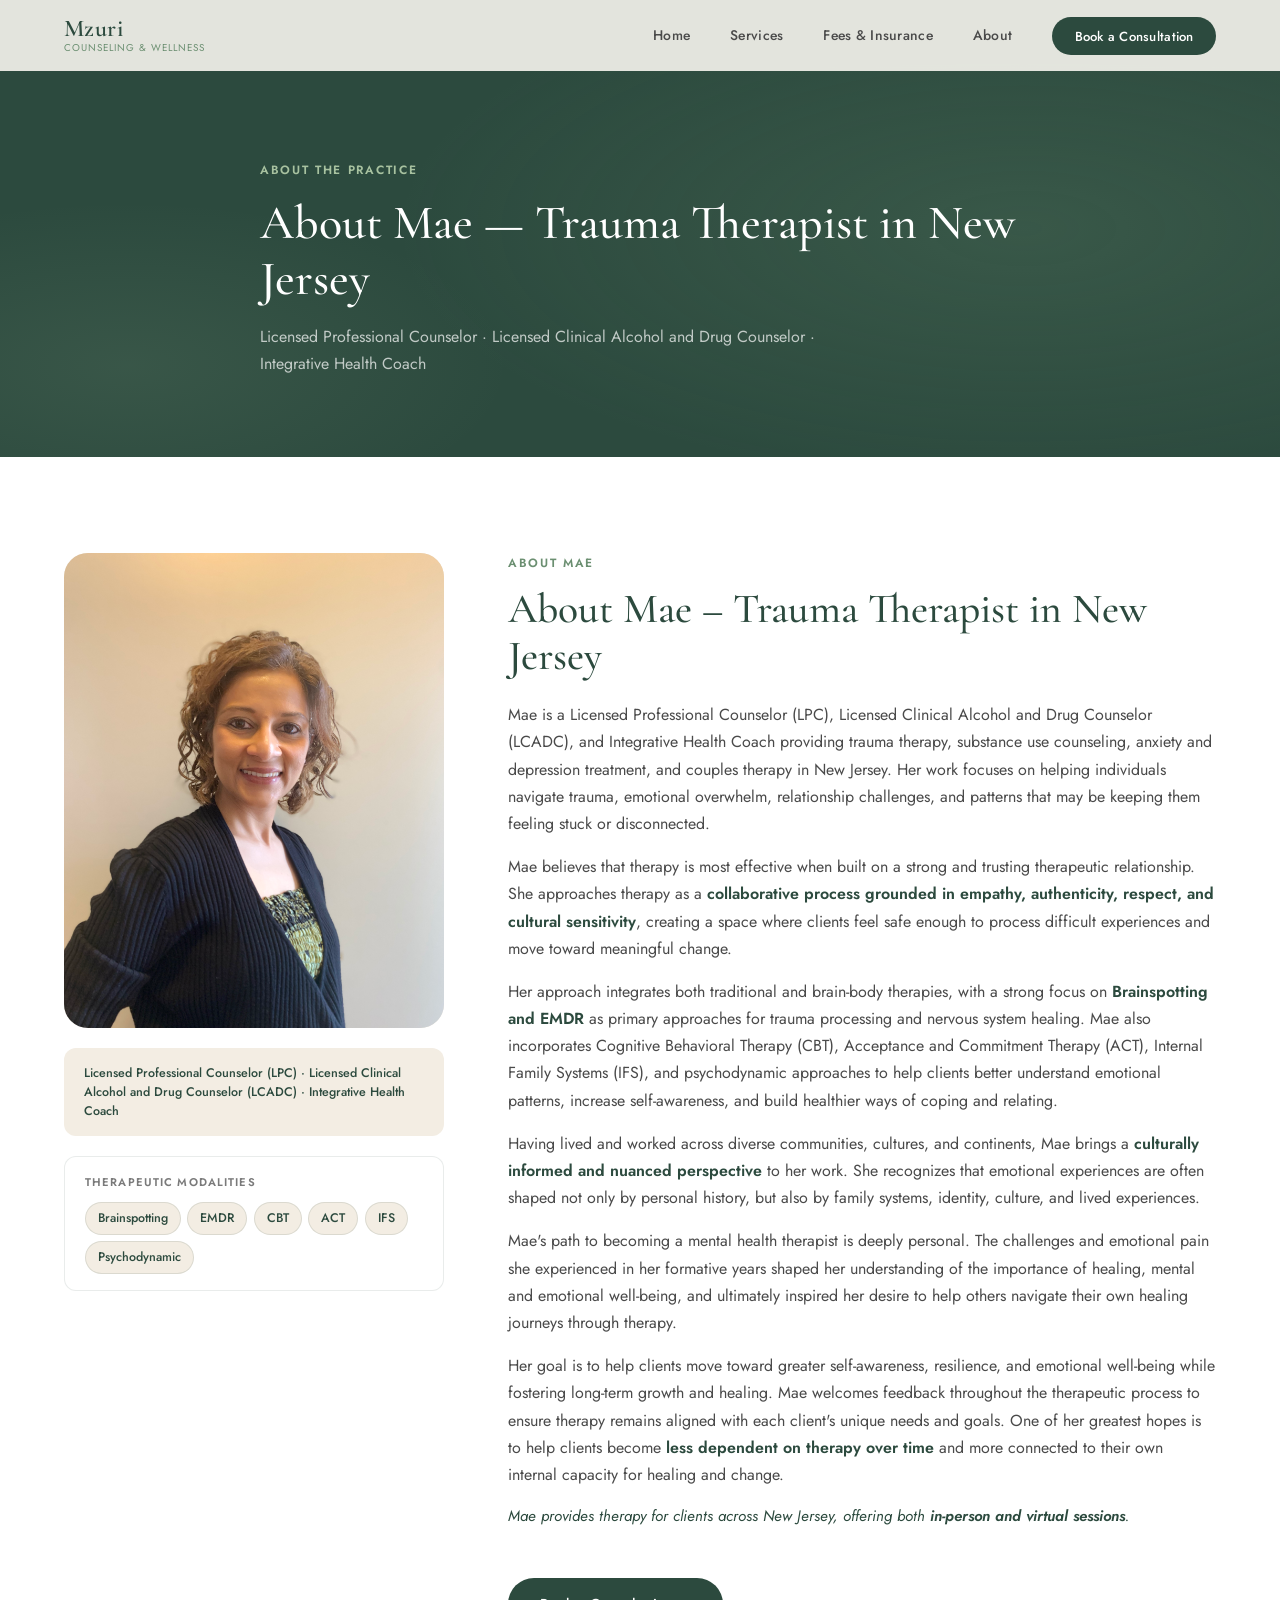
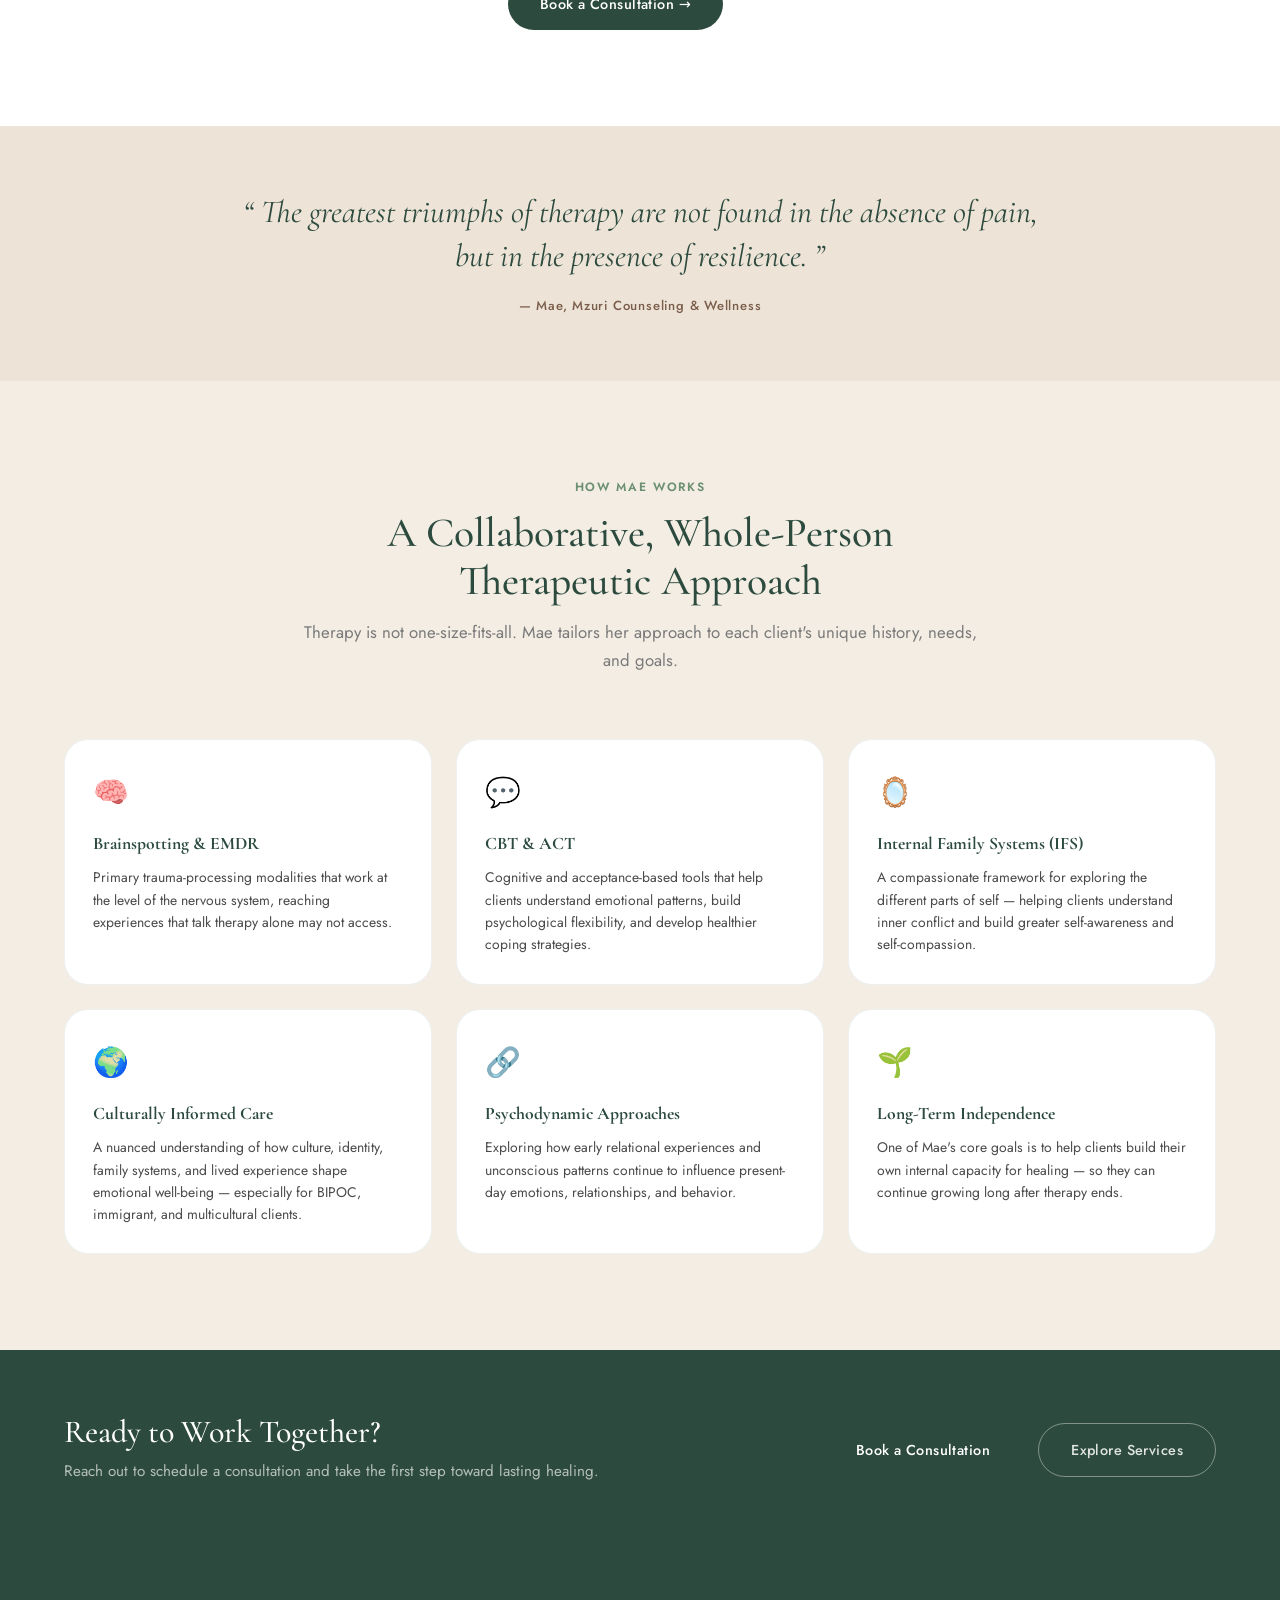
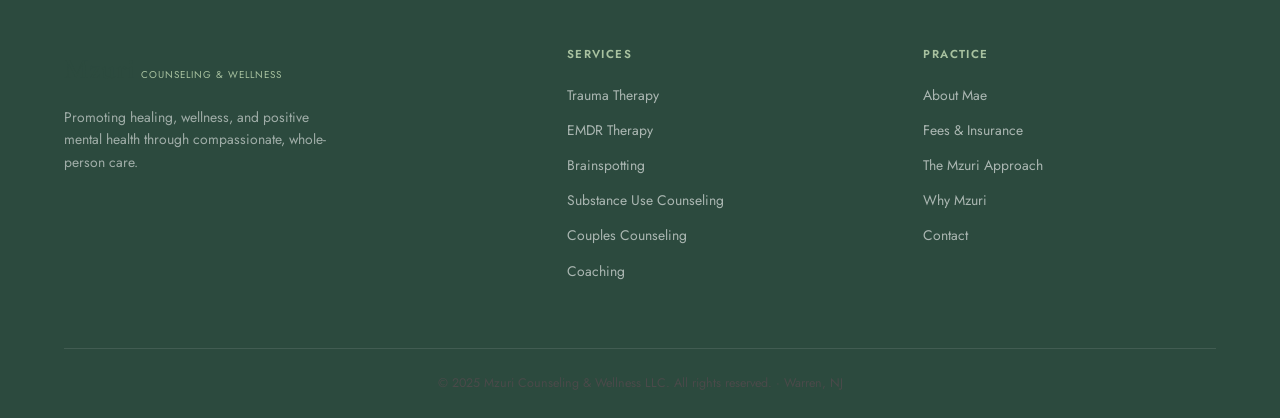
<file: about.html>
<!DOCTYPE html>
<html lang="en">
<head>
  <meta charset="UTF-8" />
  <meta name="viewport" content="width=device-width, initial-scale=1.0" />
  <meta name="description" content="About Mae — Licensed Professional Counselor (LPC), LCADC, and Integrative Health Coach providing trauma therapy, EMDR, and Brainspotting in New Jersey." />
  <meta name="keywords" content="trauma therapist NJ, LPC New Jersey, EMDR therapist NJ, brainspotting therapist NJ, culturally informed therapy NJ, Mae Mzuri Counseling" />
  <meta name="author" content="Mzuri Counseling & Wellness LLC" />
  <title>About Mae | Trauma Therapist NJ | Mzuri Counseling</title>
  <link rel="stylesheet" href="styles.css" />
  <link rel="preconnect" href="https://fonts.googleapis.com" />
  <link rel="preconnect" href="https://fonts.gstatic.com" crossorigin />
  <link href="https://fonts.googleapis.com/css2?family=Cormorant+Garamond:ital,wght@0,300;0,400;0,500;0,600;1,300;1,400&family=Jost:wght@300;400;500;600&display=swap" rel="stylesheet" />
</head>
<body class="page-about">

  <header class="site-header" id="site-header">
    <div class="container header-inner">
      <a href="index.html" class="logo">
        <span class="logo-primary">Mzuri</span>
        <span class="logo-secondary">Counseling &amp; Wellness</span>
      </a>
      <nav class="main-nav" id="main-nav">
        <ul>
          <li><a href="index.html" class="nav-link">Home</a></li>
          <li><a href="services.html" class="nav-link">Services</a></li>
          <li><a href="rates.html" class="nav-link">Fees &amp; Insurance</a></li>
          <li><a href="about.html" class="nav-link active">About</a></li>
          <li><a href="index.html#contact" class="nav-link nav-cta">Book a Consultation</a></li>
        </ul>
      </nav>
      <button class="hamburger" id="hamburger" aria-label="Toggle menu">
        <span></span><span></span><span></span>
      </button>
    </div>
  </header>

  <!-- PAGE HERO -->
  <section class="page-hero">
    <div class="container page-hero-content">
      <p class="hero-eyebrow">About the Practice</p>
      <h1>About Mae — Trauma Therapist in New Jersey</h1>
      <p class="hero-sub">Licensed Professional Counselor · Licensed Clinical Alcohol and Drug Counselor · Integrative Health Coach</p>
    </div>
  </section>

  <!-- MAIN ABOUT SECTION -->
  <section class="about section-pad" id="about">
    <div class="container about-grid">
      <div class="about-visual fade-in">
        <div class="about-photo-frame">
          <div class="about-photo-placeholder">
            <img src="images\bio.jpg" alt="Maeraj Kazimi">
          </div>
          <div class="about-badge-card">
            <p class="about-badge-text">Licensed Professional Counselor (LPC) · Licensed Clinical Alcohol and Drug Counselor (LCADC) · Integrative Health Coach</p>
          </div>
          <div class="about-modalities">
            <p class="about-modalities-label">Therapeutic Modalities</p>
            <div class="about-modality-tags">
              <span>Brainspotting</span>
              <span>EMDR</span>
              <span>CBT</span>
              <span>ACT</span>
              <span>IFS</span>
              <span>Psychodynamic</span>
            </div>
          </div>
        </div>
      </div>

      <div class="about-text fade-in delay-1">
        <p class="section-eyebrow">About Mae</p>
        <h2>About Mae – Trauma Therapist in New Jersey</h2>

        <p>Mae is a Licensed Professional Counselor (LPC), Licensed Clinical Alcohol and Drug Counselor (LCADC), and Integrative Health Coach providing trauma therapy, substance use counseling, anxiety and depression treatment, and couples therapy in New Jersey. Her work focuses on helping individuals navigate trauma, emotional overwhelm, relationship challenges, and patterns that may be keeping them feeling stuck or disconnected.</p>

        <p>Mae believes that therapy is most effective when built on a strong and trusting therapeutic relationship. She approaches therapy as a <strong>collaborative process grounded in empathy, authenticity, respect, and cultural sensitivity</strong>, creating a space where clients feel safe enough to process difficult experiences and move toward meaningful change.</p>

        <p>Her approach integrates both traditional and brain-body therapies, with a strong focus on <strong>Brainspotting and EMDR</strong> as primary approaches for trauma processing and nervous system healing. Mae also incorporates Cognitive Behavioral Therapy (CBT), Acceptance and Commitment Therapy (ACT), Internal Family Systems (IFS), and psychodynamic approaches to help clients better understand emotional patterns, increase self-awareness, and build healthier ways of coping and relating.</p>

        <p>Having lived and worked across diverse communities, cultures, and continents, Mae brings a <strong>culturally informed and nuanced perspective</strong> to her work. She recognizes that emotional experiences are often shaped not only by personal history, but also by family systems, identity, culture, and lived experiences.</p>

        <p>Mae's path to becoming a mental health therapist is deeply personal. The challenges and emotional pain she experienced in her formative years shaped her understanding of the importance of healing, mental and emotional well-being, and ultimately inspired her desire to help others navigate their own healing journeys through therapy.</p>

        <p>Her goal is to help clients move toward greater self-awareness, resilience, and emotional well-being while fostering long-term growth and healing. Mae welcomes feedback throughout the therapeutic process to ensure therapy remains aligned with each client's unique needs and goals. One of her greatest hopes is to help clients become <strong>less dependent on therapy over time</strong> and more connected to their own internal capacity for healing and change.</p>

        <p class="about-footer-note">Mae provides therapy for clients across New Jersey, offering both <strong>in-person and virtual sessions</strong>.</p>
        <a href="index.html#contact" class="btn btn-primary mt-2">Book a Consultation →</a>
      </div>
    </div>
  </section>

  <!-- QUOTE BANNER -->
  <section class="quote-banner">
    <div class="container">
      <blockquote class="site-quote fade-in">
        The greatest triumphs of therapy are not found in the absence of pain, but in the presence of resilience.
      </blockquote>
      <p class="site-quote-attr fade-in delay-1">— Mae, Mzuri Counseling &amp; Wellness</p>
    </div>
  </section>

  <!-- APPROACH DETAIL -->
  <section class="about-approach section-pad">
    <div class="container">
      <div class="section-header fade-in">
        <p class="section-eyebrow">How Mae Works</p>
        <h2>A Collaborative, Whole-Person Therapeutic Approach</h2>
        <p class="section-sub">Therapy is not one-size-fits-all. Mae tailors her approach to each client's unique history, needs, and goals.</p>
      </div>
      <div class="approach-detail-grid">
        <div class="approach-detail-card fade-in">
          <div class="adc-icon">🧠</div>
          <h4>Brainspotting &amp; EMDR</h4>
          <p>Primary trauma-processing modalities that work at the level of the nervous system, reaching experiences that talk therapy alone may not access.</p>
        </div>
        <div class="approach-detail-card fade-in delay-1">
          <div class="adc-icon">💬</div>
          <h4>CBT &amp; ACT</h4>
          <p>Cognitive and acceptance-based tools that help clients understand emotional patterns, build psychological flexibility, and develop healthier coping strategies.</p>
        </div>
        <div class="approach-detail-card fade-in delay-2">
          <div class="adc-icon">🪞</div>
          <h4>Internal Family Systems (IFS)</h4>
          <p>A compassionate framework for exploring the different parts of self — helping clients understand inner conflict and build greater self-awareness and self-compassion.</p>
        </div>
        <div class="approach-detail-card fade-in">
          <div class="adc-icon">🌍</div>
          <h4>Culturally Informed Care</h4>
          <p>A nuanced understanding of how culture, identity, family systems, and lived experience shape emotional well-being — especially for BIPOC, immigrant, and multicultural clients.</p>
        </div>
        <div class="approach-detail-card fade-in delay-1">
          <div class="adc-icon">🔗</div>
          <h4>Psychodynamic Approaches</h4>
          <p>Exploring how early relational experiences and unconscious patterns continue to influence present-day emotions, relationships, and behavior.</p>
        </div>
        <div class="approach-detail-card fade-in delay-2">
          <div class="adc-icon">🌱</div>
          <h4>Long-Term Independence</h4>
          <p>One of Mae's core goals is to help clients build their own internal capacity for healing — so they can continue growing long after therapy ends.</p>
        </div>
      </div>
    </div>
  </section>

  <!-- ABOUT CTA -->
  <section class="home-cta">
    <div class="container home-cta-inner fade-in">
      <div class="home-cta-text">
        <h2>Ready to Work Together?</h2>
        <p>Reach out to schedule a consultation and take the first step toward lasting healing.</p>
      </div>
      <div class="home-cta-actions">
        <a href="index.html#contact" class="btn btn-primary">Book a Consultation</a>
        <a href="services.html" class="btn btn-ghost-light">Explore Services</a>
      </div>
    </div>
  </section>

  <footer class="site-footer">
    <div class="container footer-inner">
      <div class="footer-brand">
        <span class="logo-primary">Mzuri</span>
        <span class="logo-secondary">Counseling &amp; Wellness</span>
        <p class="footer-tagline">Promoting healing, wellness, and positive mental health through compassionate, whole-person care.</p>
      </div>
      <div class="footer-links">
        <h4>Services</h4>
        <ul>
          <li><a href="services.html#trauma">Trauma Therapy</a></li>
          <li><a href="services.html#emdr">EMDR Therapy</a></li>
          <li><a href="services.html#brainspotting">Brainspotting</a></li>
          <li><a href="services.html#substance">Substance Use Counseling</a></li>
          <li><a href="services.html#couples">Couples Counseling</a></li>
          <li><a href="services.html#coaching">Coaching</a></li>
        </ul>
      </div>
      <div class="footer-links">
        <h4>Practice</h4>
        <ul>
          <li><a href="about.html">About Mae</a></li>
          <li><a href="rates.html">Fees &amp; Insurance</a></li>
          <li><a href="index.html#approach">The Mzuri Approach</a></li>
          <li><a href="index.html#different">Why Mzuri</a></li>
          <li><a href="index.html#contact">Contact</a></li>
        </ul>
      </div>
    </div>
    <div class="footer-bottom">
      <p>© 2025 Mzuri Counseling &amp; Wellness LLC. All rights reserved. · Warren, NJ</p>
    </div>
  </footer>

  <script src="main.js"></script>
</body>
</html>
</file>
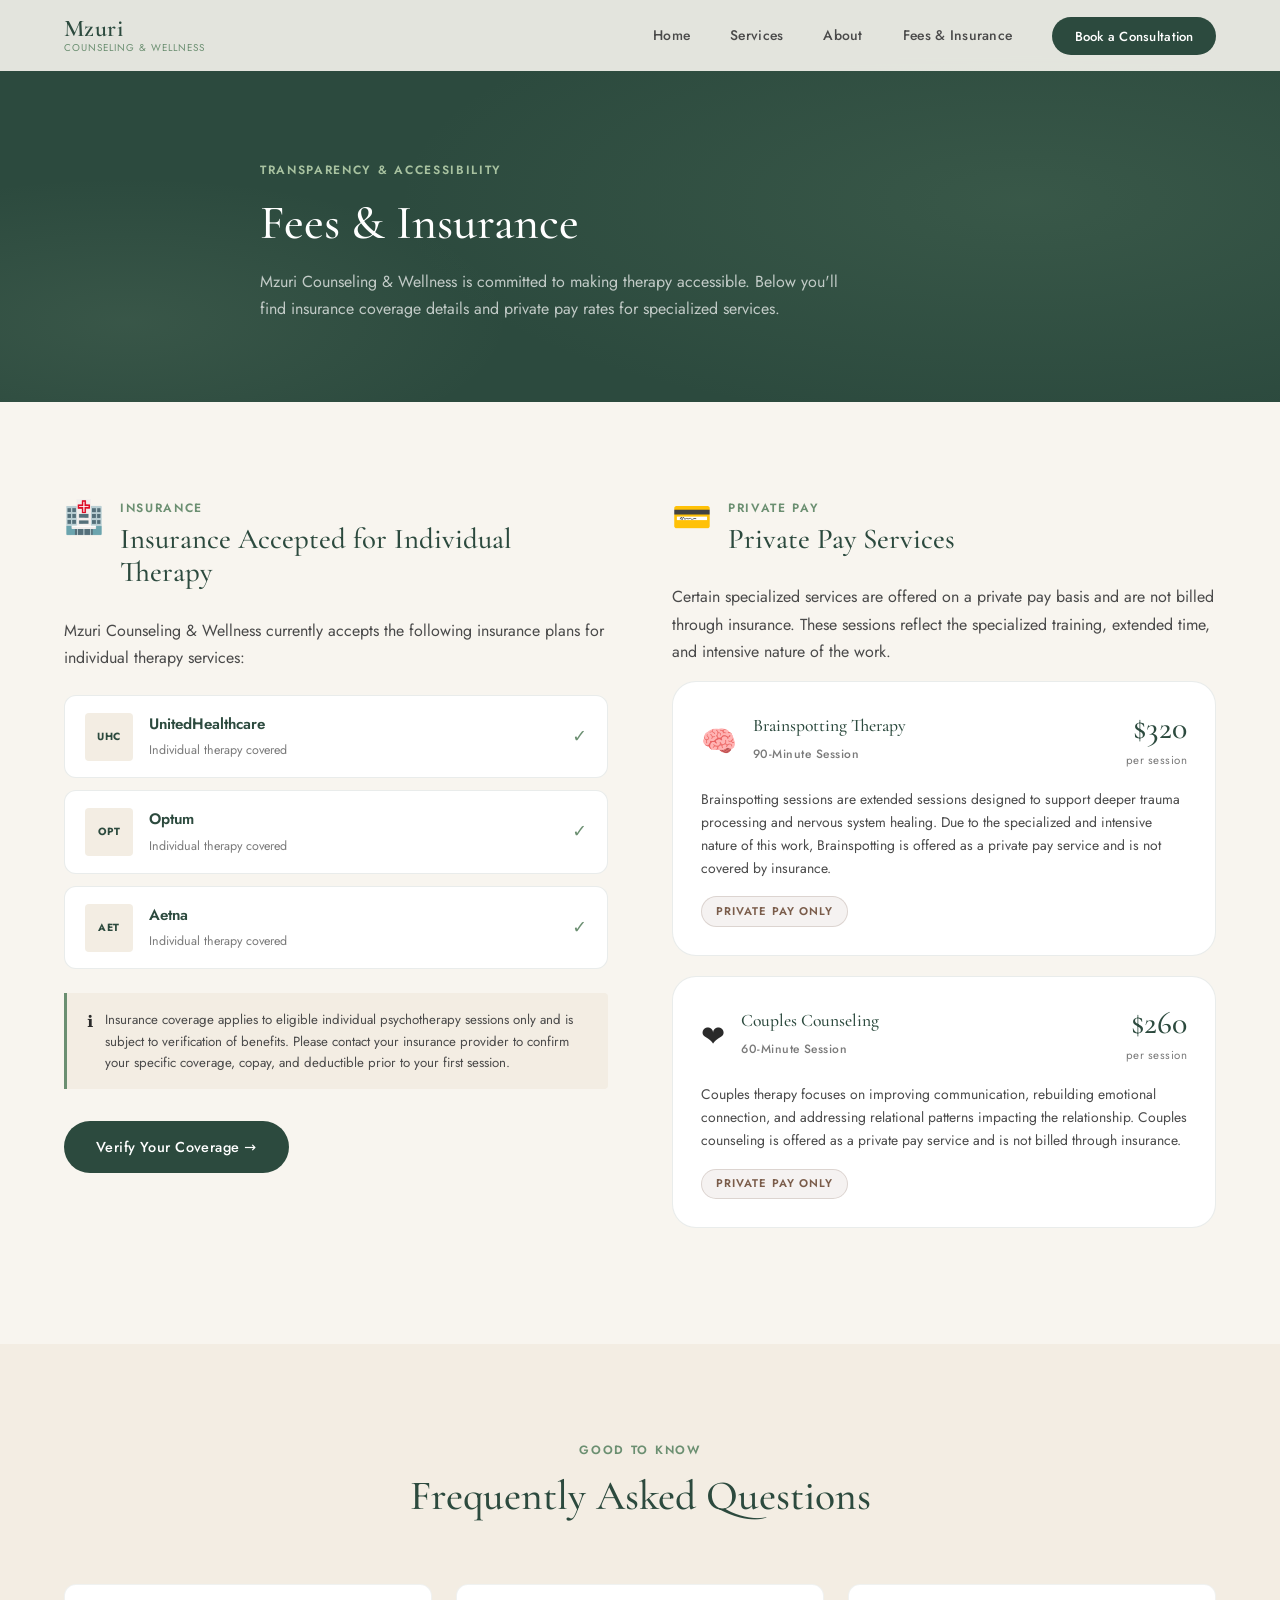
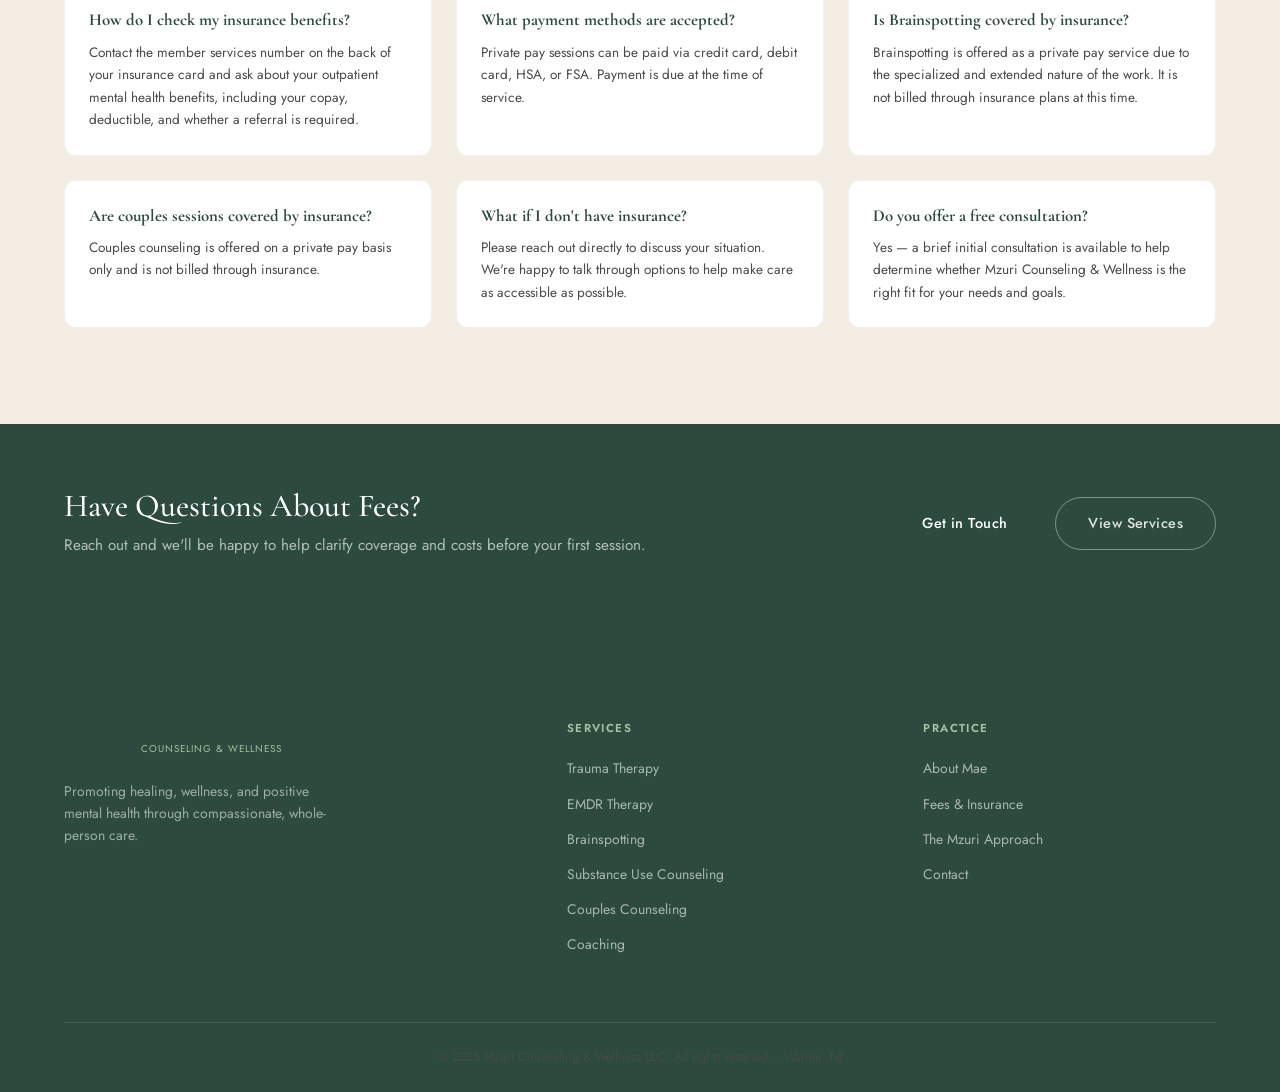
<file: rates.html>
<!DOCTYPE html>
<html lang="en">
<head>
  <meta charset="UTF-8" />
  <meta name="viewport" content="width=device-width, initial-scale=1.0" />
  <meta name="description" content="Therapy fees and insurance information at Mzuri Counseling & Wellness in New Jersey. Accepting UnitedHealthcare, Optum, and Aetna for individual therapy." />
  <meta name="keywords" content="therapy fees NJ, therapy insurance NJ, UnitedHealthcare therapist NJ, Aetna therapist NJ, brainspotting cost NJ, couples counseling cost NJ" />
  <meta name="author" content="Mzuri Counseling & Wellness LLC" />
  <title>Fees & Insurance | Therapy Rates NJ | Mzuri Counseling</title>
  <link rel="stylesheet" href="styles.css" />
  <link rel="preconnect" href="https://fonts.googleapis.com" />
  <link rel="preconnect" href="https://fonts.gstatic.com" crossorigin />
  <link href="https://fonts.googleapis.com/css2?family=Cormorant+Garamond:ital,wght@0,300;0,400;0,500;0,600;1,300;1,400&family=Jost:wght@300;400;500;600&display=swap" rel="stylesheet" />
</head>
<body class="page-rates">

  <header class="site-header" id="site-header">
    <div class="container header-inner">
      <a href="index.html" class="logo">
        <span class="logo-primary">Mzuri</span>
        <span class="logo-secondary">Counseling &amp; Wellness</span>
      </a>
      <nav class="main-nav" id="main-nav">
        <ul>
          <li><a href="index.html" class="nav-link">Home</a></li>
          <li><a href="services.html" class="nav-link">Services</a></li>
          <li><a href="about.html" class="nav-link">About</a></li>
          <li><a href="rates.html" class="nav-link active">Fees &amp; Insurance</a></li>
          <li><a href="index.html#contact" class="nav-link nav-cta">Book a Consultation</a></li>
        </ul>
      </nav>
      <button class="hamburger" id="hamburger" aria-label="Toggle menu">
        <span></span><span></span><span></span>
      </button>
    </div>
  </header>

  <!-- PAGE HERO -->
  <section class="page-hero">
    <div class="container page-hero-content">
      <p class="hero-eyebrow">Transparency &amp; Accessibility</p>
      <h1>Fees &amp; Insurance</h1>
      <p class="hero-sub">Mzuri Counseling &amp; Wellness is committed to making therapy accessible. Below you'll find insurance coverage details and private pay rates for specialized services.</p>
    </div>
  </section>

  <!-- MAIN RATES CONTENT -->
  <section class="rates section-pad" id="rates">
    <div class="container rates-layout">

      <!-- INSURANCE COLUMN -->
      <div class="rates-block fade-in">
        <div class="rates-block-header">
          <div class="rates-block-icon">🏥</div>
          <div>
            <p class="section-eyebrow">Insurance</p>
            <h2>Insurance Accepted for Individual Therapy</h2>
          </div>
        </div>
        <p>Mzuri Counseling &amp; Wellness currently accepts the following insurance plans for individual therapy services:</p>

        <div class="insurance-cards">
          <div class="insurance-card">
            <div class="insurance-logo-placeholder">UHC</div>
            <div class="insurance-info">
              <strong>UnitedHealthcare</strong>
              <span>Individual therapy covered</span>
            </div>
            <div class="insurance-check">✓</div>
          </div>
          <div class="insurance-card">
            <div class="insurance-logo-placeholder">OPT</div>
            <div class="insurance-info">
              <strong>Optum</strong>
              <span>Individual therapy covered</span>
            </div>
            <div class="insurance-check">✓</div>
          </div>
          <div class="insurance-card">
            <div class="insurance-logo-placeholder">AET</div>
            <div class="insurance-info">
              <strong>Aetna</strong>
              <span>Individual therapy covered</span>
            </div>
            <div class="insurance-check">✓</div>
          </div>
        </div>

        <div class="rates-note">
          <span class="rates-note-icon">ℹ️</span>
          <p>Insurance coverage applies to eligible individual psychotherapy sessions only and is subject to verification of benefits. Please contact your insurance provider to confirm your specific coverage, copay, and deductible prior to your first session.</p>
        </div>

        <a href="index.html#contact" class="btn btn-primary mt-2">Verify Your Coverage →</a>
      </div>

      <!-- PRIVATE PAY COLUMN -->
      <div class="rates-block fade-in delay-1">
        <div class="rates-block-header">
          <div class="rates-block-icon">💳</div>
          <div>
            <p class="section-eyebrow">Private Pay</p>
            <h2>Private Pay Services</h2>
          </div>
        </div>
        <p>Certain specialized services are offered on a private pay basis and are not billed through insurance. These sessions reflect the specialized training, extended time, and intensive nature of the work.</p>

        <!-- Brainspotting Fee Card -->
        <div class="fee-card">
          <div class="fee-card-top">
            <div class="fee-icon">🧠</div>
            <div class="fee-title">
              <h3>Brainspotting Therapy</h3>
              <span class="fee-duration">90-Minute Session</span>
            </div>
            <div class="fee-price">
              <span class="fee-amount">$320</span>
              <span class="fee-per">per session</span>
            </div>
          </div>
          <p class="fee-description">Brainspotting sessions are extended sessions designed to support deeper trauma processing and nervous system healing. Due to the specialized and intensive nature of this work, Brainspotting is offered as a private pay service and is not covered by insurance.</p>
          <div class="fee-badge">Private Pay Only</div>
        </div>

        <!-- Couples Counseling Fee Card -->
        <div class="fee-card">
          <div class="fee-card-top">
            <div class="fee-icon">❤️</div>
            <div class="fee-title">
              <h3>Couples Counseling</h3>
              <span class="fee-duration">60-Minute Session</span>
            </div>
            <div class="fee-price">
              <span class="fee-amount">$260</span>
              <span class="fee-per">per session</span>
            </div>
          </div>
          <p class="fee-description">Couples therapy focuses on improving communication, rebuilding emotional connection, and addressing relational patterns impacting the relationship. Couples counseling is offered as a private pay service and is not billed through insurance.</p>
          <div class="fee-badge">Private Pay Only</div>
        </div>

      </div>

    </div>
  </section>

  <!-- FAQ / ADDITIONAL INFO STRIP -->
  <section class="rates-faq section-pad">
    <div class="container">
      <div class="section-header fade-in">
        <p class="section-eyebrow">Good to Know</p>
        <h2>Frequently Asked Questions</h2>
      </div>
      <div class="faq-grid">
        <div class="faq-item fade-in">
          <h4>How do I check my insurance benefits?</h4>
          <p>Contact the member services number on the back of your insurance card and ask about your outpatient mental health benefits, including your copay, deductible, and whether a referral is required.</p>
        </div>
        <div class="faq-item fade-in delay-1">
          <h4>What payment methods are accepted?</h4>
          <p>Private pay sessions can be paid via credit card, debit card, HSA, or FSA. Payment is due at the time of service.</p>
        </div>
        <div class="faq-item fade-in delay-2">
          <h4>Is Brainspotting covered by insurance?</h4>
          <p>Brainspotting is offered as a private pay service due to the specialized and extended nature of the work. It is not billed through insurance plans at this time.</p>
        </div>
        <div class="faq-item fade-in">
          <h4>Are couples sessions covered by insurance?</h4>
          <p>Couples counseling is offered on a private pay basis only and is not billed through insurance.</p>
        </div>
        <div class="faq-item fade-in delay-1">
          <h4>What if I don't have insurance?</h4>
          <p>Please reach out directly to discuss your situation. We're happy to talk through options to help make care as accessible as possible.</p>
        </div>
        <div class="faq-item fade-in delay-2">
          <h4>Do you offer a free consultation?</h4>
          <p>Yes — a brief initial consultation is available to help determine whether Mzuri Counseling &amp; Wellness is the right fit for your needs and goals.</p>
        </div>
      </div>
    </div>
  </section>

  <!-- CTA BANNER -->
  <section class="home-cta">
    <div class="container home-cta-inner fade-in">
      <div class="home-cta-text">
        <h2>Have Questions About Fees?</h2>
        <p>Reach out and we'll be happy to help clarify coverage and costs before your first session.</p>
      </div>
      <div class="home-cta-actions">
        <a href="index.html#contact" class="btn btn-primary">Get in Touch</a>
        <a href="services.html" class="btn btn-ghost-light">View Services</a>
      </div>
    </div>
  </section>

  <footer class="site-footer">
    <div class="container footer-inner">
      <div class="footer-brand">
        <span class="logo-primary">Mzuri</span>
        <span class="logo-secondary">Counseling &amp; Wellness</span>
        <p class="footer-tagline">Promoting healing, wellness, and positive mental health through compassionate, whole-person care.</p>
      </div>
      <div class="footer-links">
        <h4>Services</h4>
        <ul>
          <li><a href="services.html#trauma">Trauma Therapy</a></li>
          <li><a href="services.html#emdr">EMDR Therapy</a></li>
          <li><a href="services.html#brainspotting">Brainspotting</a></li>
          <li><a href="services.html#substance">Substance Use Counseling</a></li>
          <li><a href="services.html#couples">Couples Counseling</a></li>
          <li><a href="services.html#coaching">Coaching</a></li>
        </ul>
      </div>
      <div class="footer-links">
        <h4>Practice</h4>
        <ul>
          <li><a href="about.html">About Mae</a></li>
          <li><a href="rates.html">Fees &amp; Insurance</a></li>
          <li><a href="index.html#approach">The Mzuri Approach</a></li>
          <li><a href="index.html#contact">Contact</a></li>
        </ul>
      </div>
    </div>
    <div class="footer-bottom">
      <p>© 2025 Mzuri Counseling &amp; Wellness LLC. All rights reserved. · Warren, NJ</p>
    </div>
  </footer>

  <script src="main.js"></script>
</body>
</html>
</file>
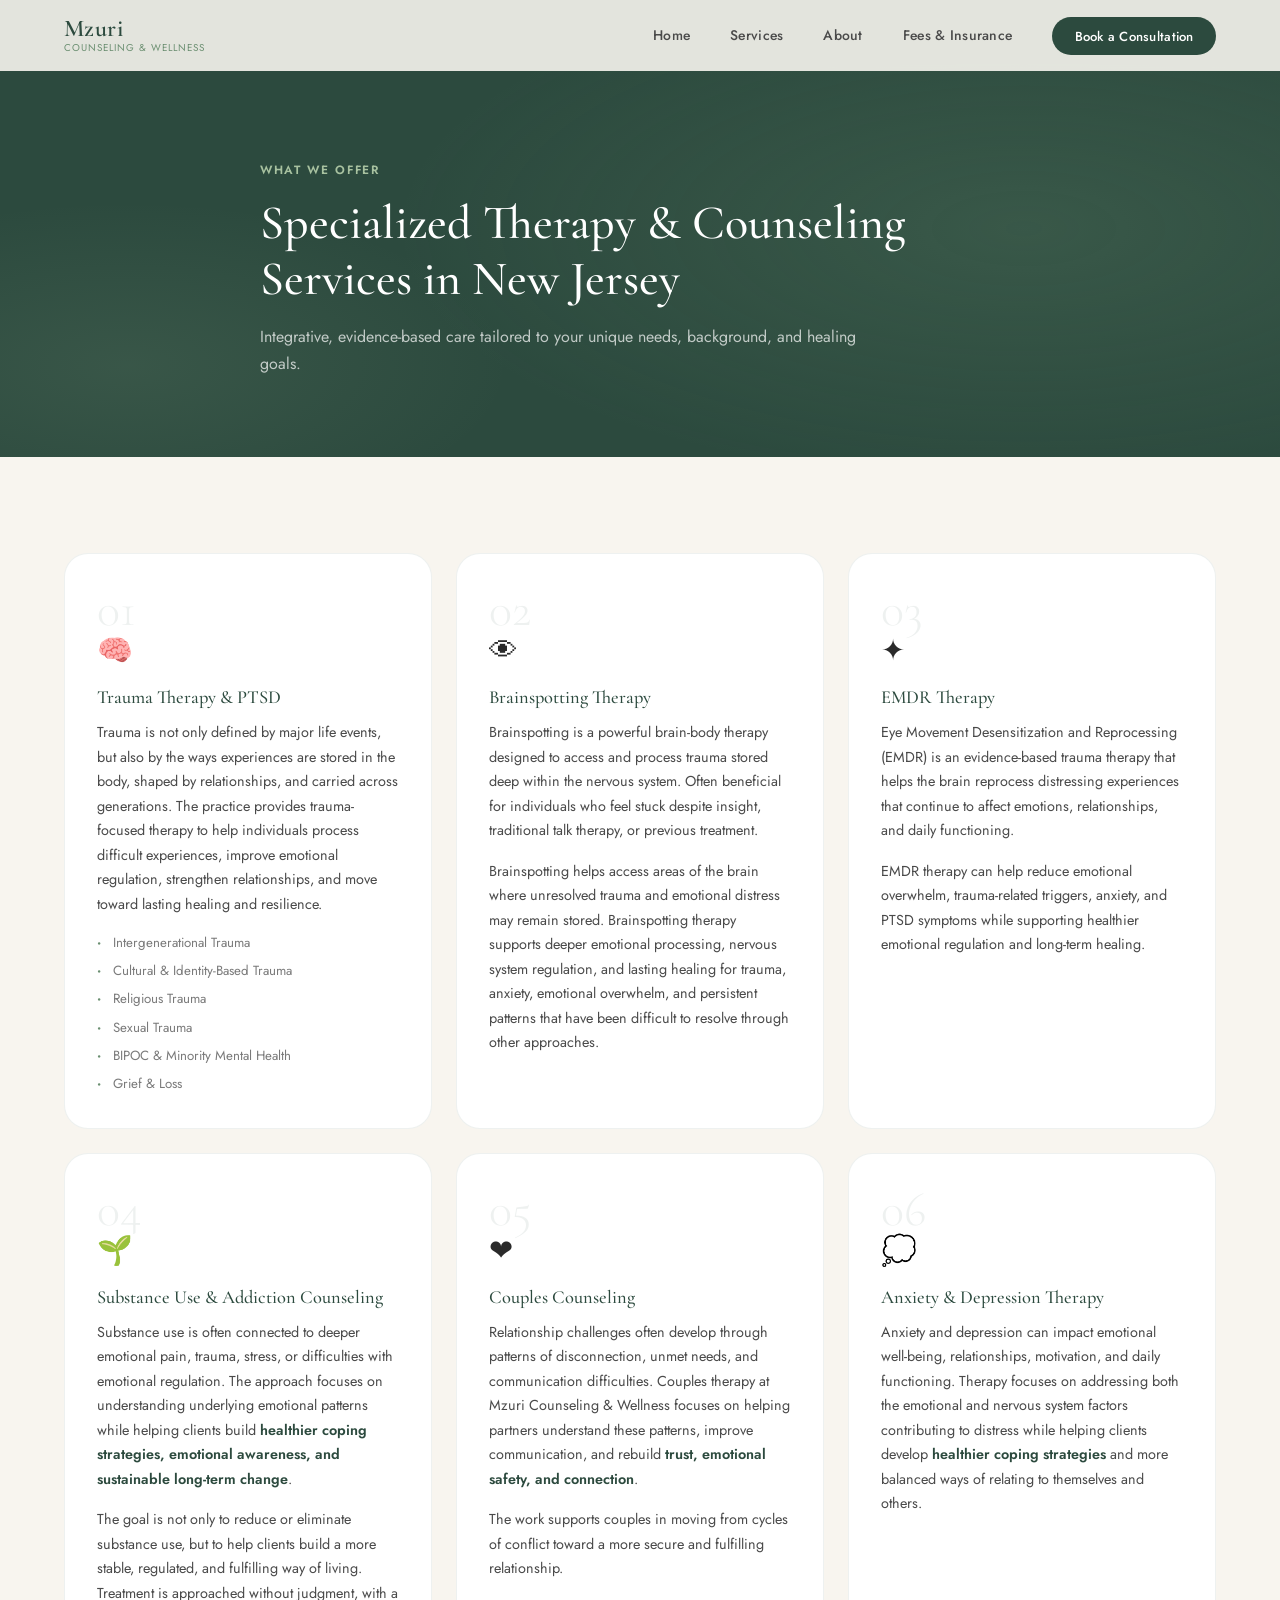
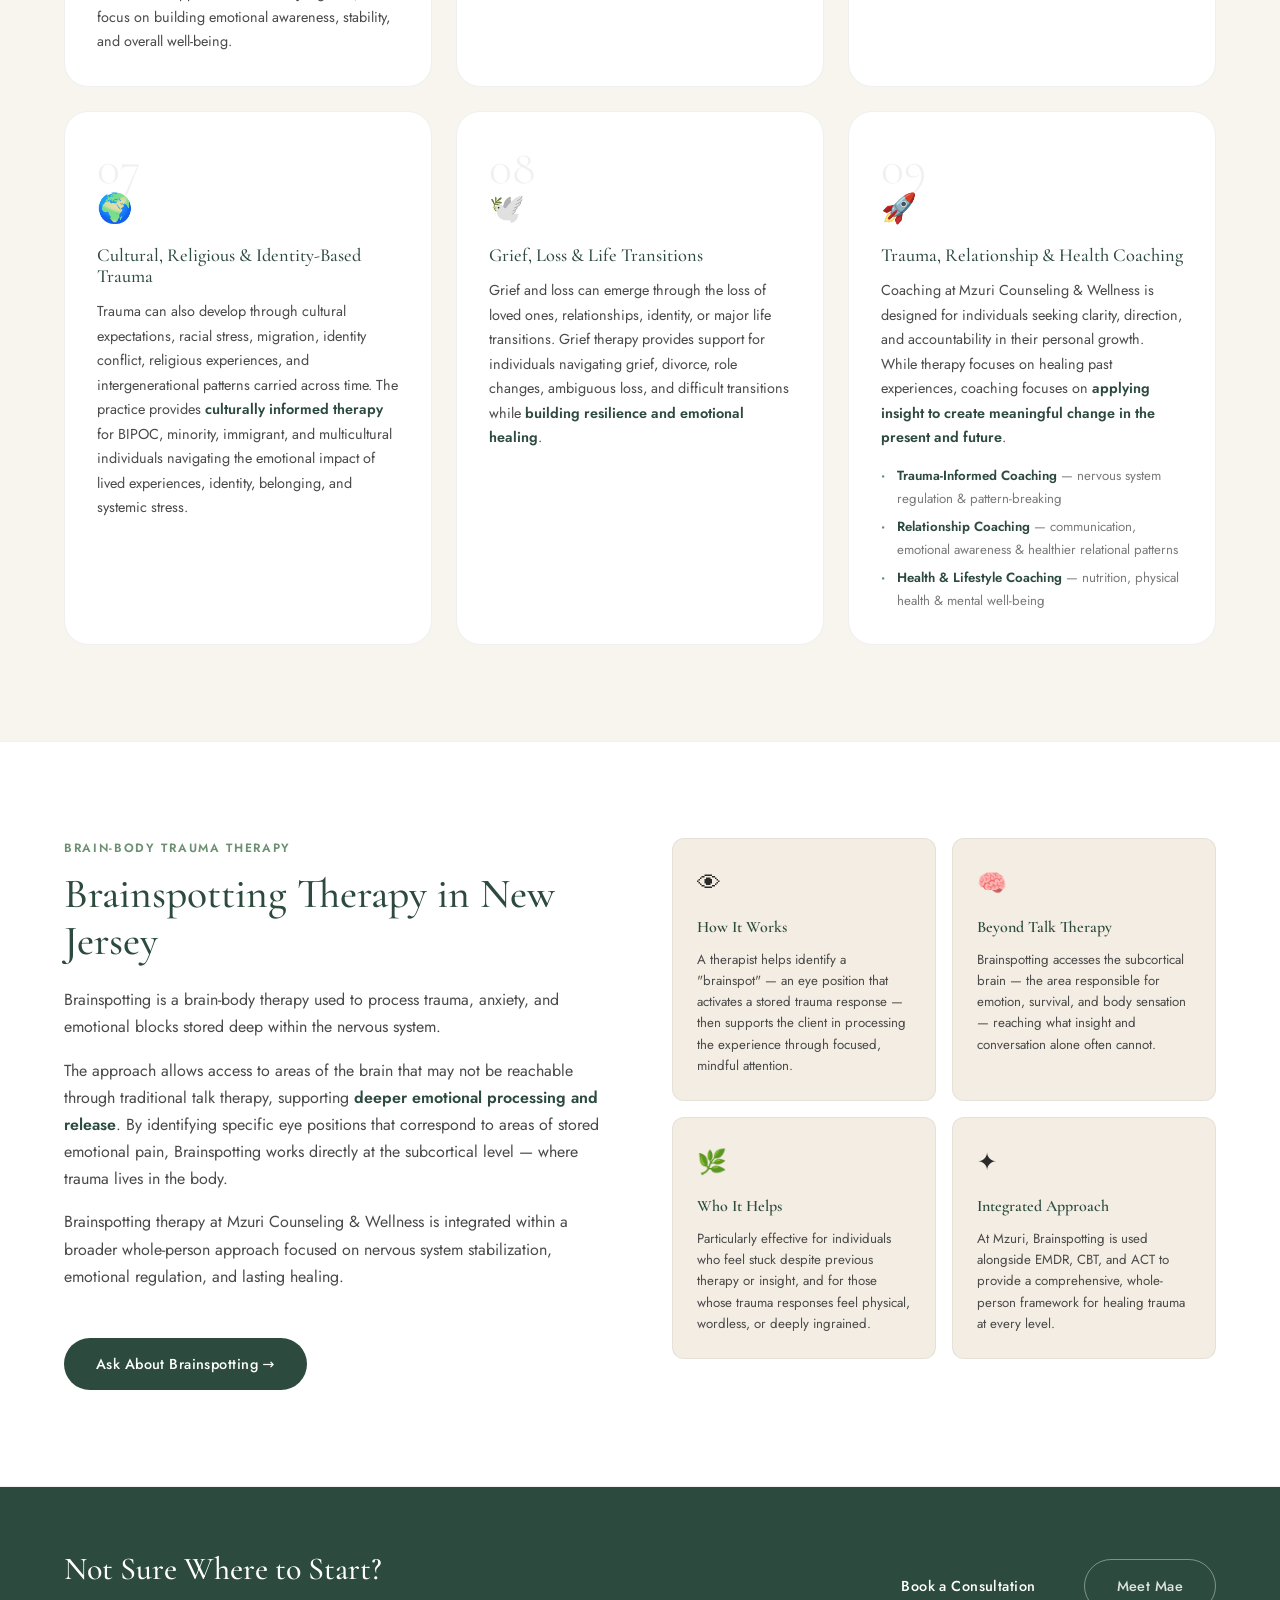
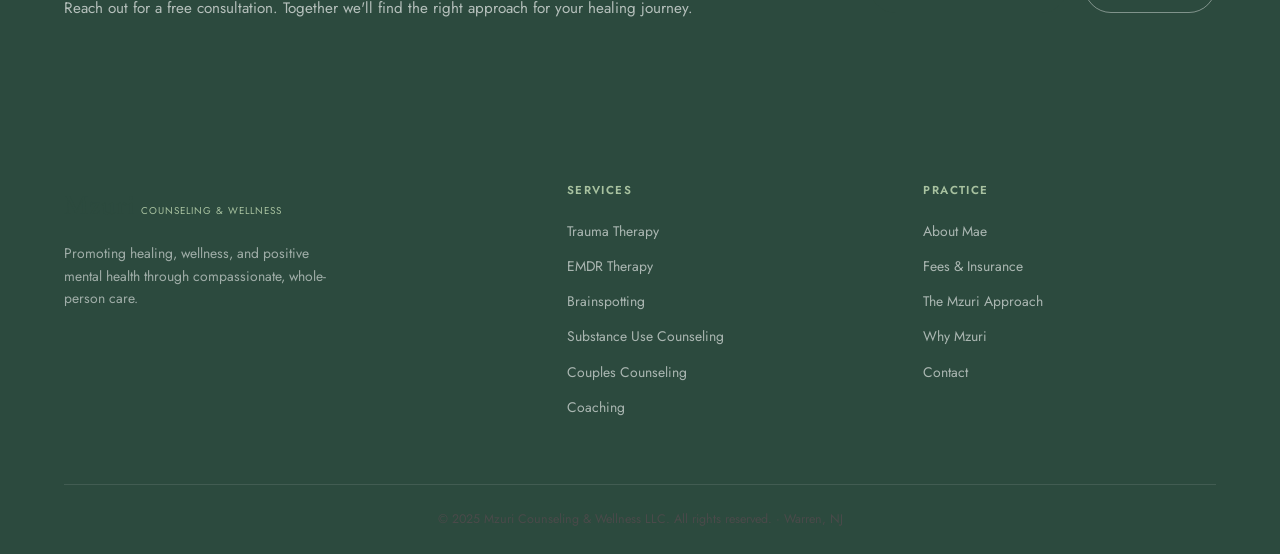
<file: services.html>
<!DOCTYPE html>
<html lang="en">
<head>
  <meta charset="UTF-8" />
  <meta name="viewport" content="width=device-width, initial-scale=1.0" />
  <meta name="description" content="Trauma therapy, Brainspotting, EMDR, Substance Use Counseling, Couples Therapy, and Coaching in New Jersey. Specialized, evidence-based mental health services." />
  <meta name="keywords" content="trauma therapy NJ, EMDR therapy NJ, brainspotting therapy NJ, substance use counseling NJ, couples counseling NJ, anxiety therapy NJ, grief therapy NJ" />
  <meta name="author" content="Mzuri Counseling & Wellness LLC" />
  <title>Therapy Services NJ | Trauma, EMDR, Brainspotting & More | Mzuri Counseling</title>
  <link rel="stylesheet" href="styles.css" />
  <link rel="preconnect" href="https://fonts.googleapis.com" />
  <link rel="preconnect" href="https://fonts.gstatic.com" crossorigin />
  <link href="https://fonts.googleapis.com/css2?family=Cormorant+Garamond:ital,wght@0,300;0,400;0,500;0,600;1,300;1,400&family=Jost:wght@300;400;500;600&display=swap" rel="stylesheet" />
</head>
<body class="page-services">

  <header class="site-header" id="site-header">
    <div class="container header-inner">
      <a href="index.html" class="logo">
        <span class="logo-primary">Mzuri</span>
        <span class="logo-secondary">Counseling &amp; Wellness</span>
      </a>
      <nav class="main-nav" id="main-nav">
        <ul>
          <li><a href="index.html" class="nav-link">Home</a></li>
          <li><a href="services.html" class="nav-link active">Services</a></li>
          <li><a href="about.html" class="nav-link">About</a></li>
          <li><a href="rates.html" class="nav-link">Fees &amp; Insurance</a></li>
          <li><a href="index.html#contact" class="nav-link nav-cta">Book a Consultation</a></li>
        </ul>
      </nav>
      <button class="hamburger" id="hamburger" aria-label="Toggle menu">
        <span></span><span></span><span></span>
      </button>
    </div>
  </header>

  <!-- PAGE HERO -->
  <section class="page-hero">
    <div class="container page-hero-content">
      <p class="hero-eyebrow">What We Offer</p>
      <h1>Specialized Therapy &amp; Counseling Services in New Jersey</h1>
      <p class="hero-sub">Integrative, evidence-based care tailored to your unique needs, background, and healing goals.</p>
    </div>
  </section>

  <!-- SERVICES GRID -->
  <section class="services section-pad" id="services">
    <div class="container">
      <div class="services-grid">

        <div class="service-card fade-in" id="trauma">
          <div class="service-number">01</div>
          <div class="service-icon">🧠</div>
          <h3>Trauma Therapy &amp; PTSD</h3>
          <p>Trauma is not only defined by major life events, but also by the ways experiences are stored in the body, shaped by relationships, and carried across generations. The practice provides trauma-focused therapy to help individuals process difficult experiences, improve emotional regulation, strengthen relationships, and move toward lasting healing and resilience.</p>
          <ul class="service-sublist">
            <li>Intergenerational Trauma</li>
            <li>Cultural &amp; Identity-Based Trauma</li>
            <li>Religious Trauma</li>
            <li>Sexual Trauma</li>
            <li>BIPOC &amp; Minority Mental Health</li>
            <li>Grief &amp; Loss</li>
          </ul>
        </div>

        <div class="service-card fade-in delay-1" id="brainspotting">
          <div class="service-number">02</div>
          <div class="service-icon">👁</div>
          <h3>Brainspotting Therapy</h3>
          <p>Brainspotting is a powerful brain-body therapy designed to access and process trauma stored deep within the nervous system. Often beneficial for individuals who feel stuck despite insight, traditional talk therapy, or previous treatment.</p>
          <p>Brainspotting helps access areas of the brain where unresolved trauma and emotional distress may remain stored. Brainspotting therapy supports deeper emotional processing, nervous system regulation, and lasting healing for trauma, anxiety, emotional overwhelm, and persistent patterns that have been difficult to resolve through other approaches.</p>
        </div>

        <div class="service-card fade-in delay-2" id="emdr">
          <div class="service-number">03</div>
          <div class="service-icon">✦</div>
          <h3>EMDR Therapy</h3>
          <p>Eye Movement Desensitization and Reprocessing (EMDR) is an evidence-based trauma therapy that helps the brain reprocess distressing experiences that continue to affect emotions, relationships, and daily functioning.</p>
          <p>EMDR therapy can help reduce emotional overwhelm, trauma-related triggers, anxiety, and PTSD symptoms while supporting healthier emotional regulation and long-term healing.</p>
        </div>

        <div class="service-card fade-in" id="substance">
          <div class="service-number">04</div>
          <div class="service-icon">🌱</div>
          <h3>Substance Use &amp; Addiction Counseling</h3>
          <p>Substance use is often connected to deeper emotional pain, trauma, stress, or difficulties with emotional regulation. The approach focuses on understanding underlying emotional patterns while helping clients build <strong>healthier coping strategies, emotional awareness, and sustainable long-term change</strong>.</p>
          <p>The goal is not only to reduce or eliminate substance use, but to help clients build a more stable, regulated, and fulfilling way of living. Treatment is approached without judgment, with a focus on building emotional awareness, stability, and overall well-being.</p>
        </div>

        <div class="service-card fade-in delay-1" id="couples">
          <div class="service-number">05</div>
          <div class="service-icon">❤️</div>
          <h3>Couples Counseling</h3>
          <p>Relationship challenges often develop through patterns of disconnection, unmet needs, and communication difficulties. Couples therapy at Mzuri Counseling &amp; Wellness focuses on helping partners understand these patterns, improve communication, and rebuild <strong>trust, emotional safety, and connection</strong>.</p>
          <p>The work supports couples in moving from cycles of conflict toward a more secure and fulfilling relationship.</p>
        </div>

        <div class="service-card fade-in delay-2" id="anxiety">
          <div class="service-number">06</div>
          <div class="service-icon">💭</div>
          <h3>Anxiety &amp; Depression Therapy</h3>
          <p>Anxiety and depression can impact emotional well-being, relationships, motivation, and daily functioning. Therapy focuses on addressing both the emotional and nervous system factors contributing to distress while helping clients develop <strong>healthier coping strategies</strong> and more balanced ways of relating to themselves and others.</p>
        </div>

        <div class="service-card fade-in" id="cultural">
          <div class="service-number">07</div>
          <div class="service-icon">🌍</div>
          <h3>Cultural, Religious &amp; Identity-Based Trauma</h3>
          <p>Trauma can also develop through cultural expectations, racial stress, migration, identity conflict, religious experiences, and intergenerational patterns carried across time. The practice provides <strong>culturally informed therapy</strong> for BIPOC, minority, immigrant, and multicultural individuals navigating the emotional impact of lived experiences, identity, belonging, and systemic stress.</p>
        </div>

        <div class="service-card fade-in delay-1" id="grief">
          <div class="service-number">08</div>
          <div class="service-icon">🕊️</div>
          <h3>Grief, Loss &amp; Life Transitions</h3>
          <p>Grief and loss can emerge through the loss of loved ones, relationships, identity, or major life transitions. Grief therapy provides support for individuals navigating grief, divorce, role changes, ambiguous loss, and difficult transitions while <strong>building resilience and emotional healing</strong>.</p>
        </div>

        <div class="service-card fade-in delay-2" id="coaching">
          <div class="service-number">09</div>
          <div class="service-icon">🚀</div>
          <h3>Trauma, Relationship &amp; Health Coaching</h3>
          <p>Coaching at Mzuri Counseling &amp; Wellness is designed for individuals seeking clarity, direction, and accountability in their personal growth. While therapy focuses on healing past experiences, coaching focuses on <strong>applying insight to create meaningful change in the present and future</strong>.</p>
          <ul class="service-sublist">
            <li><strong>Trauma-Informed Coaching</strong> — nervous system regulation &amp; pattern-breaking</li>
            <li><strong>Relationship Coaching</strong> — communication, emotional awareness &amp; healthier relational patterns</li>
            <li><strong>Health &amp; Lifestyle Coaching</strong> — nutrition, physical health &amp; mental well-being</li>
          </ul>
        </div>

      </div>
    </div>
  </section>

  <!-- BRAINSPOTTING SPOTLIGHT -->
  <section class="emdr-spotlight section-pad" id="brainspotting-detail">
    <div class="container">
      <div class="emdr-inner">
        <div class="emdr-text fade-in">
          <p class="section-eyebrow">Brain-Body Trauma Therapy</p>
          <h2>Brainspotting Therapy in New Jersey</h2>
          <p>Brainspotting is a brain-body therapy used to process trauma, anxiety, and emotional blocks stored deep within the nervous system.</p>
          <p>The approach allows access to areas of the brain that may not be reachable through traditional talk therapy, supporting <strong>deeper emotional processing and release</strong>. By identifying specific eye positions that correspond to areas of stored emotional pain, Brainspotting works directly at the subcortical level — where trauma lives in the body.</p>
          <p>Brainspotting therapy at Mzuri Counseling &amp; Wellness is integrated within a broader whole-person approach focused on nervous system stabilization, emotional regulation, and lasting healing.</p>
          <a href="index.html#contact" class="btn btn-primary mt-2">Ask About Brainspotting →</a>
        </div>
        <div class="emdr-cards fade-in delay-1">
          <div class="emdr-card">
            <div class="emdr-card-icon">👁</div>
            <h4>How It Works</h4>
            <p>A therapist helps identify a "brainspot" — an eye position that activates a stored trauma response — then supports the client in processing the experience through focused, mindful attention.</p>
          </div>
          <div class="emdr-card">
            <div class="emdr-card-icon">🧠</div>
            <h4>Beyond Talk Therapy</h4>
            <p>Brainspotting accesses the subcortical brain — the area responsible for emotion, survival, and body sensation — reaching what insight and conversation alone often cannot.</p>
          </div>
          <div class="emdr-card">
            <div class="emdr-card-icon">🌿</div>
            <h4>Who It Helps</h4>
            <p>Particularly effective for individuals who feel stuck despite previous therapy or insight, and for those whose trauma responses feel physical, wordless, or deeply ingrained.</p>
          </div>
          <div class="emdr-card">
            <div class="emdr-card-icon">✦</div>
            <h4>Integrated Approach</h4>
            <p>At Mzuri, Brainspotting is used alongside EMDR, CBT, and ACT to provide a comprehensive, whole-person framework for healing trauma at every level.</p>
          </div>
        </div>
      </div>
    </div>
  </section>

  <!-- SERVICES CTA -->
  <section class="home-cta">
    <div class="container home-cta-inner fade-in">
      <div class="home-cta-text">
        <h2>Not Sure Where to Start?</h2>
        <p>Reach out for a free consultation. Together we'll find the right approach for your healing journey.</p>
      </div>
      <div class="home-cta-actions">
        <a href="index.html#contact" class="btn btn-primary">Book a Consultation</a>
        <a href="about.html" class="btn btn-ghost-light">Meet Mae</a>
      </div>
    </div>
  </section>

  <footer class="site-footer">
    <div class="container footer-inner">
      <div class="footer-brand">
        <span class="logo-primary">Mzuri</span>
        <span class="logo-secondary">Counseling &amp; Wellness</span>
        <p class="footer-tagline">Promoting healing, wellness, and positive mental health through compassionate, whole-person care.</p>
      </div>
      <div class="footer-links">
        <h4>Services</h4>
        <ul>
          <li><a href="services.html#trauma">Trauma Therapy</a></li>
          <li><a href="services.html#emdr">EMDR Therapy</a></li>
          <li><a href="services.html#brainspotting">Brainspotting</a></li>
          <li><a href="services.html#substance">Substance Use Counseling</a></li>
          <li><a href="services.html#couples">Couples Counseling</a></li>
          <li><a href="services.html#coaching">Coaching</a></li>
        </ul>
      </div>
      <div class="footer-links">
        <h4>Practice</h4>
        <ul>
          <li><a href="about.html">About Mae</a></li>
          <li><a href="rates.html">Fees &amp; Insurance</a></li>
          <li><a href="index.html#approach">The Mzuri Approach</a></li>
          <li><a href="index.html#different">Why Mzuri</a></li>
          <li><a href="index.html#contact">Contact</a></li>
        </ul>
      </div>
    </div>
    <div class="footer-bottom">
      <p>© 2025 Mzuri Counseling &amp; Wellness LLC. All rights reserved. · Warren, NJ</p>
    </div>
  </footer>

  <script src="main.js"></script>
</body>
</html>
</file>
<file: styles.css>
/* =========================================
   MZURI COUNSELING & WELLNESS
   Stylesheet — Refined Organic + Modern
   ========================================= */

/* === TOKENS & VARIABLES === */
:root {
  /* Core palette — warm earth + sage green (same brand feel, elevated) */
  --clr-forest:    #2C4A3E;   /* deep forest green — primary */
  --clr-sage:      #6B8F71;   /* sage green — secondary */
  --clr-sage-lt:   #A8C2A0;   /* light sage */
  --clr-earth:     #7A5C4A;   /* warm earth brown — accent */
  --clr-cream:     #F8F5EF;   /* warm off-white */
  --clr-sand:      #EDE4D7;   /* sand — card backgrounds */
  --clr-parchment: #F3EDE3;   /* parchment — section bg */
  --clr-text:      #2A2A2A;   /* near-black text */
  --clr-text-md:   #4A4A4A;   /* mid-grey text */
  --clr-text-lt:   #7A7A7A;   /* light text */
  --clr-white:     #FFFFFF;

  /* Typography */
  --font-display: 'Cormorant Garamond', Georgia, serif;
  --font-body:    'Jost', system-ui, sans-serif;

  /* Spacing */
  --sp-xs:   0.5rem;
  --sp-sm:   1rem;
  --sp-md:   2rem;
  --sp-lg:   4rem;
  --sp-xl:   6rem;
  --sp-2xl:  8rem;

  /* Radii */
  --r-sm:  4px;
  --r-md:  12px;
  --r-lg:  24px;
  --r-xl:  40px;

  /* Shadows */
  --shadow-card: 0 4px 24px rgba(44, 74, 62, 0.10);
  --shadow-lift: 0 12px 40px rgba(44, 74, 62, 0.15);

  /* Transitions */
  --ease: cubic-bezier(0.4, 0, 0.2, 1);
}

/* === RESET & BASE === */
*, *::before, *::after { box-sizing: border-box; margin: 0; padding: 0; }

html {
  scroll-behavior: smooth;
  font-size: 16px;
}

body {
  font-family: var(--font-body);
  color: var(--clr-text);
  background: var(--clr-cream);
  line-height: 1.7;
  overflow-x: hidden;
}

img { display: block; max-width: 100%; }

a { color: inherit; text-decoration: none; }

ul { list-style: none; }

/* === UTILITY === */
.container {
  width: 90%;
  max-width: 1180px;
  margin: 0 auto;
}

.section-pad {
  padding: var(--sp-xl) 0;
}

.mt-2 { margin-top: var(--sp-md) !important; display: inline-block; }

/* === TYPOGRAPHY === */
h1, h2, h3 {
  font-family: var(--font-display);
  font-weight: 500;
  line-height: 1.15;
  color: var(--clr-forest);
}

h1 { font-size: clamp(2rem, 5vw, 3.4rem); }
h2 { font-size: clamp(1.7rem, 3.5vw, 2.6rem); }
h3 { font-size: clamp(1.2rem, 2vw, 1.5rem); }

p { color: var(--clr-text-md); margin-bottom: 1rem; }
p:last-child { margin-bottom: 0; }

strong { color: var(--clr-forest); font-weight: 600; }

.section-eyebrow {
  font-family: var(--font-body);
  font-size: 0.75rem;
  font-weight: 600;
  letter-spacing: 0.14em;
  text-transform: uppercase;
  color: var(--clr-sage);
  margin-bottom: 0.75rem;
}

.section-header {
  text-align: center;
  max-width: 680px;
  margin: 0 auto var(--sp-lg);
}

.section-header h2 { margin-bottom: 0.75rem; }
.section-header .section-sub { color: var(--clr-text-lt); font-size: 1.05rem; }

/* === BUTTONS === */
.btn {
  display: inline-flex;
  align-items: center;
  justify-content: center;
  gap: 0.5rem;
  padding: 0.85rem 2rem;
  border-radius: var(--r-xl);
  font-family: var(--font-body);
  font-size: 0.9rem;
  font-weight: 500;
  letter-spacing: 0.03em;
  cursor: pointer;
  border: none;
  transition: all 0.25s var(--ease);
  text-decoration: none;
}

.btn-primary {
  background: var(--clr-forest);
  color: var(--clr-white);
}

.btn-primary:hover {
  background: var(--clr-sage);
  transform: translateY(-2px);
  box-shadow: var(--shadow-lift);
}

.btn-ghost {
  background: transparent;
  color: var(--clr-forest);
  border: 1.5px solid var(--clr-forest);
}

.btn-ghost:hover {
  background: var(--clr-forest);
  color: var(--clr-white);
  transform: translateY(-2px);
}

.btn-full { width: 100%; }

/* === FADE-IN ANIMATION === */
.fade-in {
  opacity: 0;
  transform: translateY(28px);
  transition: opacity 0.7s var(--ease), transform 0.7s var(--ease);
}
.fade-in.visible {
  opacity: 1;
  transform: translateY(0);
}
.delay-1 { transition-delay: 0.15s; }
.delay-2 { transition-delay: 0.3s; }

/* =========================================
   HEADER / NAV
   ========================================= */
.site-header {
  position: fixed;
  top: 0;
  left: 0;
  right: 0;
  z-index: 100;
  background: rgba(248, 245, 239, 0.9);
  backdrop-filter: blur(16px);
  -webkit-backdrop-filter: blur(16px);
  border-bottom: 1px solid transparent;
  transition: border-color 0.3s, box-shadow 0.3s;
}

.site-header.scrolled {
  border-color: rgba(44, 74, 62, 0.12);
  box-shadow: 0 2px 20px rgba(44, 74, 62, 0.08);
}

.header-inner {
  display: flex;
  align-items: center;
  justify-content: space-between;
  height: 70px;
}

.logo {
  display: flex;
  flex-direction: column;
  line-height: 1.1;
}

.logo-primary {
  font-family: var(--font-display);
  font-size: 1.5rem;
  font-weight: 600;
  color: var(--clr-forest);
  letter-spacing: 0.02em;
}

.logo-secondary {
  font-family: var(--font-body);
  font-size: 0.62rem;
  font-weight: 400;
  letter-spacing: 0.1em;
  text-transform: uppercase;
  color: var(--clr-sage);
}

.main-nav ul {
  display: flex;
  align-items: center;
  gap: 2.5rem;
}

.nav-link {
  font-size: 0.87rem;
  font-weight: 500;
  color: var(--clr-text-md);
  letter-spacing: 0.02em;
  position: relative;
  transition: color 0.2s;
}

.nav-link::after {
  content: '';
  position: absolute;
  left: 0; bottom: -3px;
  width: 0; height: 1.5px;
  background: var(--clr-sage);
  transition: width 0.25s var(--ease);
}

.nav-link:hover { color: var(--clr-forest); }
.nav-link:hover::after { width: 100%; }

.nav-cta {
  background: var(--clr-forest);
  color: var(--clr-white) !important;
  padding: 0.6rem 1.4rem;
  border-radius: var(--r-xl);
  font-size: 0.82rem;
  transition: background 0.2s, transform 0.2s;
}

.nav-cta::after { display: none; }
.nav-cta:hover { background: var(--clr-sage) !important; transform: translateY(-1px); }

/* Hamburger */
.hamburger {
  display: none;
  flex-direction: column;
  gap: 5px;
  background: none;
  border: none;
  cursor: pointer;
  padding: 4px;
}

.hamburger span {
  display: block;
  width: 24px;
  height: 2px;
  background: var(--clr-forest);
  transition: all 0.3s var(--ease);
}

.hamburger.open span:nth-child(1) { transform: translateY(7px) rotate(45deg); }
.hamburger.open span:nth-child(2) { opacity: 0; transform: scaleX(0); }
.hamburger.open span:nth-child(3) { transform: translateY(-7px) rotate(-45deg); }

/* =========================================
   HERO
   ========================================= */
.hero {
  position: relative;
  min-height: 100vh;
  display: flex;
  align-items: center;
  overflow: hidden;
  background: var(--clr-cream);
  padding-top: 70px;
}

.hero-bg {
  position: absolute;
  inset: 0;
  overflow: hidden;
  z-index: 0;
}

.hero-bg-img {
  position: absolute;
  inset: 0;
  width: 100%;
  height: 100%;
  object-fit: cover;
  object-position: center center;
  display: block;
}

/* Dark overlay to ensure text legibility */
.hero-bg::after {
  content: '';
  position: absolute;
  inset: 0;
  background: linear-gradient(
    105deg,
    rgba(248, 245, 239, 0.82) 0%,
    rgba(248, 245, 239, 0.55) 40%,
    rgba(44, 74, 62, 0.15) 100%
  );
  z-index: 1;
}

.hero-content {
  position: relative;
  z-index: 2;
}

.hero-content {
  display: grid;
  grid-template-columns: 1fr 380px;
  gap: var(--sp-lg);
  align-items: center;
  padding: var(--sp-2xl) 0 var(--sp-xl);
}

.hero-eyebrow {
  font-size: 0.75rem;
  font-weight: 600;
  letter-spacing: 0.14em;
  text-transform: uppercase;
  color: var(--clr-sage);
  margin-bottom: 1.25rem;
}

.hero-h1 {
  margin-bottom: 1.25rem;
  animation: fadeUp 0.9s var(--ease) both;
}

.hero-sub {
  font-size: 1.1rem;
  color: var(--clr-text-md);
  max-width: 540px;
  margin-bottom: 2rem;
  animation: fadeUp 0.9s 0.15s var(--ease) both;
}

.hero-ctas {
  display: flex;
  gap: 1rem;
  flex-wrap: wrap;
  animation: fadeUp 0.9s 0.3s var(--ease) both;
}

.hero-visual {
  animation: fadeUp 0.9s 0.45s var(--ease) both;
}

.hero-card {
  background: var(--clr-white);
  border: 1px solid rgba(44, 74, 62, 0.12);
  border-radius: var(--r-lg);
  padding: 2rem;
  box-shadow: var(--shadow-card);
  text-align: center;
}

.hero-card-icon {
  font-size: 2.5rem;
  margin-bottom: 1rem;
}

.hero-card-text {
  font-family: var(--font-display);
  font-size: 1.15rem;
  font-style: italic;
  color: var(--clr-forest);
  line-height: 1.5;
  margin: 0;
}

.hero-scroll-hint {
  position: absolute;
  bottom: 2rem;
  left: 50%;
  transform: translateX(-50%);
  display: flex;
  flex-direction: column;
  align-items: center;
  gap: 0.5rem;
  color: var(--clr-text-lt);
  font-size: 0.7rem;
  letter-spacing: 0.1em;
  text-transform: uppercase;
  animation: fadeUp 1s 0.8s var(--ease) both;
  z-index: 2;
}

.scroll-line {
  width: 1px;
  height: 40px;
  background: linear-gradient(to bottom, var(--clr-sage), transparent);
  animation: scrollPulse 2s ease-in-out infinite;
}

@keyframes fadeUp {
  from { opacity: 0; transform: translateY(24px); }
  to   { opacity: 1; transform: translateY(0); }
}

@keyframes scrollPulse {
  0%, 100% { opacity: 0.4; transform: scaleY(1); }
  50%       { opacity: 1;   transform: scaleY(1.15); }
}

/* =========================================
   INTRO SECTION
   ========================================= */
.intro { background: var(--clr-white); }

.intro-grid {
  display: grid;
  grid-template-columns: 1fr 1fr;
  gap: var(--sp-lg);
  align-items: start;
}

.intro-text h2 { margin-bottom: 1.25rem; }

.intro-focus {
  background: var(--clr-parchment);
  border-radius: var(--r-lg);
  padding: 2rem;
}

.focus-heading {
  font-family: var(--font-body);
  font-size: 0.75rem;
  font-weight: 600;
  letter-spacing: 0.12em;
  text-transform: uppercase;
  color: var(--clr-sage);
  margin-bottom: 1rem;
}

.focus-list {
  display: flex;
  flex-direction: column;
  gap: 0.6rem;
}

.focus-list li a {
  display: flex;
  align-items: center;
  gap: 0.6rem;
  font-size: 0.9rem;
  color: var(--clr-forest);
  font-weight: 500;
  transition: color 0.2s, gap 0.2s;
}

.focus-list li a::before {
  content: '→';
  font-size: 0.8rem;
  color: var(--clr-sage);
  transition: transform 0.2s;
}

.focus-list li a:hover { color: var(--clr-sage); }
.focus-list li a:hover::before { transform: translateX(4px); }

/* =========================================
   APPROACH SECTION
   ========================================= */
.approach {
  background: var(--clr-forest);
  color: var(--clr-white);
  position: relative;
  overflow: hidden;
}

.approach::before {
  content: '"';
  font-family: var(--font-display);
  font-size: 30rem;
  line-height: 1;
  position: absolute;
  top: -8rem;
  left: -3rem;
  color: rgba(255,255,255,0.03);
  pointer-events: none;
  user-select: none;
}

.approach-badge {
  display: inline-block;
  font-size: 0.72rem;
  font-weight: 600;
  letter-spacing: 0.14em;
  text-transform: uppercase;
  color: var(--clr-sage-lt);
  margin-bottom: var(--sp-md);
}

.approach-grid {
  display: grid;
  grid-template-columns: 1fr 1fr;
  gap: var(--sp-lg);
  align-items: start;
}

.approach-quote blockquote {
  font-family: var(--font-display);
  font-size: clamp(1.5rem, 3vw, 2.2rem);
  font-weight: 400;
  font-style: italic;
  color: var(--clr-cream);
  line-height: 1.35;
  border-left: 3px solid var(--clr-sage-lt);
  padding-left: 1.5rem;
}

.approach-body p { color: rgba(255,255,255,0.75); }
.approach-body strong { color: var(--clr-cream); }

.approach-pillars {
  display: grid;
  grid-template-columns: 1fr 1fr;
  gap: 1rem;
  margin-top: 2rem;
}

.pillar {
  display: flex;
  align-items: center;
  gap: 0.6rem;
  font-size: 0.85rem;
  color: rgba(255,255,255,0.7);
  font-weight: 500;
  background: rgba(255,255,255,0.06);
  padding: 0.75rem 1rem;
  border-radius: var(--r-md);
}

.pillar-icon { font-size: 1.1rem; }

/* =========================================
   SERVICES SECTION
   ========================================= */
.services { background: var(--clr-cream); }

.services-grid {
  display: grid;
  grid-template-columns: repeat(3, 1fr);
  gap: 1.5rem;
}

.service-card {
  background: var(--clr-white);
  border-radius: var(--r-lg);
  padding: 2rem;
  border: 1px solid rgba(44, 74, 62, 0.08);
  transition: transform 0.3s var(--ease), box-shadow 0.3s var(--ease);
  position: relative;
  overflow: hidden;
}

.service-card::before {
  content: '';
  position: absolute;
  top: 0; left: 0; right: 0;
  height: 3px;
  background: linear-gradient(90deg, var(--clr-forest), var(--clr-sage));
  transform: scaleX(0);
  transform-origin: left;
  transition: transform 0.3s var(--ease);
}

.service-card:hover {
  transform: translateY(-6px);
  box-shadow: var(--shadow-lift);
}

.service-card:hover::before { transform: scaleX(1); }

.service-number {
  font-family: var(--font-display);
  font-size: 3rem;
  font-weight: 300;
  color: rgba(44,74,62,0.08);
  line-height: 1;
  margin-bottom: -0.5rem;
}

.service-icon {
  font-size: 1.8rem;
  margin-bottom: 0.75rem;
}

.service-card h3 {
  margin-bottom: 0.75rem;
  font-size: 1.15rem;
}

.service-card p { font-size: 0.9rem; }

.service-sublist {
  margin-top: 0.75rem;
  display: flex;
  flex-direction: column;
  gap: 0.35rem;
}

.service-sublist li {
  font-size: 0.83rem;
  color: var(--clr-text-lt);
  padding-left: 1rem;
  position: relative;
}

.service-sublist li::before {
  content: '·';
  position: absolute;
  left: 0;
  color: var(--clr-sage);
  font-weight: 700;
}

/* =========================================
   DIFFERENTIATOR SECTION
   ========================================= */
.differentiator { background: var(--clr-parchment); }

.diff-grid {
  display: grid;
  grid-template-columns: 1fr 1fr;
  gap: var(--sp-lg);
  align-items: start;
}

.diff-text h2 { margin-bottom: 1.25rem; }

.diff-pillars {
  display: flex;
  flex-direction: column;
  gap: 1.25rem;
}

.diff-item {
  display: grid;
  grid-template-columns: 20px 1fr;
  gap: 1rem;
  align-items: start;
}

.diff-dot {
  width: 10px;
  height: 10px;
  border-radius: 50%;
  background: var(--clr-sage);
  margin-top: 0.3rem;
  flex-shrink: 0;
}

.diff-item strong {
  display: block;
  font-size: 0.95rem;
  margin-bottom: 0.25rem;
}

.diff-item p {
  font-size: 0.85rem;
  color: var(--clr-text-lt);
  margin: 0;
}

/* =========================================
   ABOUT SECTION
   ========================================= */
.about { background: var(--clr-white); }

.about-grid {
  display: grid;
  grid-template-columns: 380px 1fr;
  gap: var(--sp-lg);
  align-items: start;
}

.about-visual { position: relative; }

.about-photo-frame {
  display: flex;
  flex-direction: column;
  gap: 1.25rem;
}

.about-photo-placeholder {
  width: 100%;
  aspect-ratio: 4/5;
  border-radius: var(--r-lg);
  overflow: hidden;
  display: block;
  background: var(--clr-sand);
}

.about-photo-placeholder img {
  width: 100%;
  height: 100%;
  object-fit: cover;
  object-position: center top;
  display: block;
}

.about-initials {
  font-family: var(--font-display);
  font-size: 8rem;
  font-weight: 300;
  color: var(--clr-sage-lt);
  position: relative;
  z-index: 1;
}

.about-badge-card {
  background: var(--clr-parchment);
  border-radius: var(--r-md);
  padding: 1rem 1.25rem;
}

.about-badge-text {
  font-size: 0.78rem;
  color: var(--clr-forest);
  font-weight: 500;
  line-height: 1.5;
  margin: 0;
}

.about-text h2 { margin-bottom: 1.25rem; }

.about-footer-note {
  font-style: italic;
  color: var(--clr-forest) !important;
  font-size: 0.95rem;
}

.about-modalities {
  background: var(--clr-white);
  border: 1px solid rgba(44, 74, 62, 0.1);
  border-radius: var(--r-md);
  padding: 1rem 1.25rem;
}

.about-modalities-label {
  font-size: 0.7rem;
  font-weight: 600;
  letter-spacing: 0.1em;
  text-transform: uppercase;
  color: var(--clr-text-lt);
  margin-bottom: 0.6rem;
}

.about-modality-tags {
  display: flex;
  flex-wrap: wrap;
  gap: 0.4rem;
}

.about-modality-tags span {
  font-size: 0.78rem;
  font-weight: 500;
  color: var(--clr-forest);
  background: var(--clr-parchment);
  border: 1px solid rgba(44, 74, 62, 0.12);
  border-radius: var(--r-xl);
  padding: 0.3rem 0.75rem;
}

.site-quote-attr {
  text-align: center;
  font-size: 0.82rem;
  font-weight: 500;
  letter-spacing: 0.06em;
  color: var(--clr-earth);
  margin-top: 1rem;
}

/* =========================================
   QUOTE BANNER
   ========================================= */
.quote-banner {
  background: var(--clr-sand);
  padding: var(--sp-lg) 0;
  text-align: center;
}

.site-quote {
  font-family: var(--font-display);
  font-size: clamp(1.3rem, 3vw, 2rem);
  font-style: italic;
  font-weight: 400;
  color: var(--clr-forest);
  max-width: 800px;
  margin: 0 auto;
  line-height: 1.4;
  quotes: "\201C" "\201D";
}

.site-quote::before { content: open-quote; }
.site-quote::after  { content: close-quote; }

/* =========================================
   CONTACT SECTION
   ========================================= */
.contact { background: var(--clr-cream); }

.contact-grid {
  display: grid;
  grid-template-columns: 1fr 1fr;
  gap: var(--sp-lg);
  align-items: start;
}

.contact-info h2 { margin-bottom: 1.25rem; }

.contact-details {
  display: flex;
  flex-direction: column;
  gap: 1.25rem;
  margin-top: 2rem;
}

.contact-item {
  display: grid;
  grid-template-columns: 2.5rem 1fr;
  gap: 0.75rem;
  align-items: start;
}

.contact-icon { font-size: 1.2rem; line-height: 1.5; }

.contact-item strong {
  display: block;
  font-size: 0.8rem;
  letter-spacing: 0.08em;
  text-transform: uppercase;
  color: var(--clr-text-lt);
  margin-bottom: 0.2rem;
}

.contact-item p, .contact-item a {
  font-size: 0.95rem;
  color: var(--clr-text-md);
  margin: 0;
}

.contact-item a:hover { color: var(--clr-forest); }

/* Form */
.contact-form-wrap {
  background: var(--clr-white);
  border-radius: var(--r-lg);
  padding: 2.5rem;
  box-shadow: var(--shadow-card);
  border: 1px solid rgba(44, 74, 62, 0.08);
}

.contact-form {
  display: flex;
  flex-direction: column;
  gap: 1.25rem;
}

.form-group {
  display: flex;
  flex-direction: column;
  gap: 0.35rem;
}

.form-group label {
  font-size: 0.78rem;
  font-weight: 600;
  letter-spacing: 0.06em;
  text-transform: uppercase;
  color: var(--clr-text-lt);
}

.form-group input,
.form-group select,
.form-group textarea {
  font-family: var(--font-body);
  font-size: 0.93rem;
  color: var(--clr-text);
  background: var(--clr-cream);
  border: 1.5px solid rgba(44, 74, 62, 0.15);
  border-radius: var(--r-sm);
  padding: 0.75rem 1rem;
  transition: border-color 0.2s, box-shadow 0.2s;
  outline: none;
  width: 100%;
}

.form-group input::placeholder,
.form-group textarea::placeholder {
  color: var(--clr-text-lt);
}

.form-group input:focus,
.form-group select:focus,
.form-group textarea:focus {
  border-color: var(--clr-sage);
  box-shadow: 0 0 0 3px rgba(107, 143, 113, 0.12);
}

.form-group select {
  cursor: pointer;
  appearance: none;
  background-image: url("data:image/svg+xml,%3Csvg xmlns='http://www.w3.org/2000/svg' width='16' height='16' fill='%236B8F71' viewBox='0 0 16 16'%3E%3Cpath d='M7.247 11.14 2.451 5.658C1.885 5.013 2.345 4 3.204 4h9.592a1 1 0 0 1 .753 1.659l-4.796 5.48a1 1 0 0 1-1.506 0z'/%3E%3C/svg%3E");
  background-repeat: no-repeat;
  background-position: right 1rem center;
  padding-right: 2.5rem;
}

.form-group textarea { resize: vertical; min-height: 100px; }

.form-disclaimer {
  font-size: 0.75rem;
  color: var(--clr-text-lt);
  text-align: center;
  margin: 0.5rem 0 0;
}

.form-success {
  text-align: center;
  padding: 3rem 2rem;
}

.success-icon { font-size: 3rem; margin-bottom: 1rem; }
.form-success h3 { color: var(--clr-forest); margin-bottom: 0.75rem; }
.form-success p  { color: var(--clr-text-md); }

/* =========================================
   FOOTER
   ========================================= */
.site-footer {
  background: var(--clr-forest);
  color: rgba(255,255,255,0.8);
  padding: var(--sp-xl) 0 0;
}

.footer-inner {
  display: grid;
  grid-template-columns: 1.5fr 1fr 1fr;
  gap: var(--sp-lg);
  padding-bottom: var(--sp-lg);
  border-bottom: 1px solid rgba(255,255,255,0.1);
}

.footer-brand .logo-primary  { font-size: 1.8rem; }
.footer-brand .logo-secondary { color: var(--clr-sage-lt); }
.footer-tagline {
  margin-top: 0.75rem;
  font-size: 0.87rem;
  color: rgba(255,255,255,0.55);
  max-width: 280px;
  line-height: 1.6;
}

.footer-links h4 {
  font-family: var(--font-body);
  font-size: 0.72rem;
  font-weight: 600;
  letter-spacing: 0.12em;
  text-transform: uppercase;
  color: var(--clr-sage-lt);
  margin-bottom: 1rem;
}

.footer-links ul {
  display: flex;
  flex-direction: column;
  gap: 0.5rem;
}

.footer-links a {
  font-size: 0.87rem;
  color: rgba(255,255,255,0.6);
  transition: color 0.2s;
}

.footer-links a:hover { color: var(--clr-white); }

.footer-bottom {
  text-align: center;
  padding: 1.5rem;
  font-size: 0.78rem;
  color: rgba(255,255,255,0.35);
}

/* =========================================
   NAV DROPDOWN
   ========================================= */
.nav-has-dropdown {
  position: relative;
}

.nav-dropdown {
  position: absolute;
  top: calc(100% + 12px);
  left: 50%;
  transform: translateX(-50%) translateY(8px);
  background: var(--clr-white);
  border: 1px solid rgba(44, 74, 62, 0.1);
  border-radius: var(--r-md);
  box-shadow: var(--shadow-lift);
  padding: 0.75rem 0;
  min-width: 200px;
  opacity: 0;
  pointer-events: none;
  transition: opacity 0.2s var(--ease), transform 0.2s var(--ease);
  z-index: 200;
}

.nav-dropdown::before {
  content: '';
  position: absolute;
  top: -6px;
  left: 50%;
  transform: translateX(-50%);
  width: 12px; height: 12px;
  background: var(--clr-white);
  border-left: 1px solid rgba(44,74,62,0.1);
  border-top: 1px solid rgba(44,74,62,0.1);
  transform: translateX(-50%) rotate(45deg);
}

.nav-has-dropdown:hover .nav-dropdown {
  opacity: 1;
  pointer-events: all;
  transform: translateX(-50%) translateY(0);
}

.nav-dropdown li a {
  display: block;
  padding: 0.5rem 1.25rem;
  font-size: 0.85rem;
  font-weight: 500;
  color: var(--clr-text-md);
  transition: color 0.15s, background 0.15s;
  white-space: nowrap;
}

.nav-dropdown li a:hover {
  color: var(--clr-forest);
  background: var(--clr-cream);
}

/* =========================================
   EMDR SPOTLIGHT SECTION
   ========================================= */
.emdr-spotlight {
  background: var(--clr-white);
  border-top: 1px solid rgba(44,74,62,0.07);
  border-bottom: 1px solid rgba(44,74,62,0.07);
}

.emdr-inner {
  display: grid;
  grid-template-columns: 1fr 1fr;
  gap: var(--sp-lg);
  align-items: start;
}

.emdr-text h2 { margin-bottom: 1.25rem; }

.emdr-cards {
  display: grid;
  grid-template-columns: 1fr 1fr;
  gap: 1rem;
}

.emdr-card {
  background: var(--clr-parchment);
  border-radius: var(--r-md);
  padding: 1.5rem;
  border: 1px solid rgba(44,74,62,0.07);
  transition: transform 0.25s var(--ease), box-shadow 0.25s var(--ease);
}

.emdr-card:hover {
  transform: translateY(-4px);
  box-shadow: var(--shadow-card);
}

.emdr-card-icon {
  font-size: 1.5rem;
  margin-bottom: 0.6rem;
}

.emdr-card h4 {
  font-family: var(--font-display);
  font-size: 1rem;
  font-weight: 600;
  color: var(--clr-forest);
  margin-bottom: 0.5rem;
}

.emdr-card p {
  font-size: 0.83rem;
  color: var(--clr-text-md);
  line-height: 1.6;
  margin: 0;
}

/* =========================================
   RESPONSIVE
   ========================================= */
@media (max-width: 1024px) {
  .services-grid {
    grid-template-columns: repeat(2, 1fr);
  }
  .hero-content {
    grid-template-columns: 1fr 300px;
  }
  .about-grid {
    grid-template-columns: 320px 1fr;
  }
}

@media (max-width: 768px) {
  :root {
    --sp-xl: 4rem;
    --sp-2xl: 5rem;
  }

  /* Nav */
  .hamburger { display: flex; }
  .main-nav {
    position: fixed;
    top: 70px;
    left: 0; right: 0;
    background: var(--clr-cream);
    padding: 2rem;
    transform: translateX(100%);
    transition: transform 0.3s var(--ease);
    border-top: 1px solid rgba(44,74,62,0.1);
    box-shadow: 0 20px 40px rgba(44,74,62,0.1);
  }
  .main-nav.open { transform: translateX(0); }
  .main-nav ul {
    flex-direction: column;
    align-items: flex-start;
    gap: 1.5rem;
  }
  .nav-link { font-size: 1.1rem; }
  .nav-cta { font-size: 0.9rem; }

  /* Hero */
  .hero-content {
    grid-template-columns: 1fr;
    padding: var(--sp-xl) 0 var(--sp-lg);
  }
  .hero-visual { display: none; }
  .hero-scroll-hint { display: none; }

  /* Grids → single column */
  .intro-grid,
  .approach-grid,
  .diff-grid,
  .about-grid,
  .contact-grid,
  .footer-inner {
    grid-template-columns: 1fr;
  }

  .services-grid { grid-template-columns: 1fr; }

  .about-photo-placeholder { aspect-ratio: 3/2; }

  .footer-inner { gap: 2.5rem; }

  /* EMDR spotlight */
  .emdr-inner { grid-template-columns: 1fr; }
  .emdr-cards { grid-template-columns: 1fr 1fr; }

  /* Dropdown becomes inline on mobile */
  .nav-has-dropdown { width: 100%; }
  .nav-dropdown {
    position: static;
    transform: none;
    opacity: 1;
    pointer-events: all;
    box-shadow: none;
    border: none;
    background: transparent;
    padding: 0 0 0 1rem;
    display: none;
  }
  .nav-has-dropdown.open .nav-dropdown { display: block; }
  .nav-dropdown::before { display: none; }
  .nav-dropdown li a {
    padding: 0.4rem 0;
    font-size: 0.95rem;
    color: var(--clr-sage);
  }
}

@media (max-width: 480px) {
  .hero-ctas { flex-direction: column; }
  .hero-ctas .btn { width: 100%; text-align: center; }
  .approach-pillars { grid-template-columns: 1fr; }
  .emdr-cards { grid-template-columns: 1fr; }
}

/* =========================================
   PAGE HERO (Services & About inner pages)
   ========================================= */
.page-hero {
  background: var(--clr-forest);
  padding: 10rem 0 5rem;
  position: relative;
  overflow: hidden;
}

.page-hero::before {
  content: '';
  position: absolute;
  inset: 0;
  background:
    radial-gradient(ellipse 70% 80% at 80% 50%, rgba(107,143,113,0.2) 0%, transparent 70%),
    radial-gradient(ellipse 50% 60% at 10% 80%, rgba(168,194,160,0.1) 0%, transparent 60%);
  pointer-events: none;
}

.page-hero-content {
  position: relative;
  z-index: 1;
  max-width: 760px;
}

.page-hero .hero-eyebrow {
  color: var(--clr-sage-lt);
  margin-bottom: 1rem;
}

.page-hero h1 {
  color: var(--clr-white);
  margin-bottom: 1rem;
  font-size: clamp(1.8rem, 4vw, 3rem);
}

.page-hero .hero-sub {
  color: rgba(255,255,255,0.7);
  font-size: 1rem;
  max-width: 600px;
}

/* =========================================
   HOME CTA BANNER
   ========================================= */
.home-cta {
  background: var(--clr-forest);
  padding: var(--sp-lg) 0;
}

.home-cta-inner {
  display: flex;
  align-items: center;
  justify-content: space-between;
  gap: var(--sp-md);
  flex-wrap: wrap;
}

.home-cta-text h2 {
  color: var(--clr-white);
  font-size: clamp(1.4rem, 2.5vw, 2rem);
  margin-bottom: 0.5rem;
}

.home-cta-text p {
  color: rgba(255,255,255,0.65);
  margin: 0;
  font-size: 0.95rem;
}

.home-cta-actions {
  display: flex;
  gap: 1rem;
  flex-shrink: 0;
  flex-wrap: wrap;
}

.btn-ghost-light {
  background: transparent;
  color: rgba(255,255,255,0.85);
  border: 1.5px solid rgba(255,255,255,0.4);
  padding: 0.85rem 2rem;
  border-radius: var(--r-xl);
  font-family: var(--font-body);
  font-size: 0.9rem;
  font-weight: 500;
  transition: all 0.25s var(--ease);
  display: inline-flex;
  align-items: center;
}

.btn-ghost-light:hover {
  background: rgba(255,255,255,0.1);
  border-color: rgba(255,255,255,0.7);
  color: var(--clr-white);
  transform: translateY(-2px);
}

/* =========================================
   APPROACH PHASES (Home)
   ========================================= */
.approach-phases {
  display: flex;
  flex-direction: column;
  gap: 1rem;
  margin: 1.5rem 0;
}

.phase {
  display: grid;
  grid-template-columns: 3rem 1fr;
  gap: 1rem;
  align-items: start;
}

.phase-num {
  font-family: var(--font-display);
  font-size: 1.5rem;
  font-weight: 300;
  color: var(--clr-sage-lt);
  line-height: 1.2;
}

.phase strong {
  display: block;
  color: var(--clr-cream);
  font-size: 0.95rem;
  margin-bottom: 0.2rem;
}

.phase p {
  color: rgba(255,255,255,0.6);
  font-size: 0.83rem;
  margin: 0;
}

/* =========================================
   ABOUT PAGE — APPROACH DETAIL GRID
   ========================================= */
.about-approach { background: var(--clr-parchment); }

.approach-detail-grid {
  display: grid;
  grid-template-columns: repeat(3, 1fr);
  gap: 1.5rem;
}

.approach-detail-card {
  background: var(--clr-white);
  border-radius: var(--r-lg);
  padding: 1.75rem;
  border: 1px solid rgba(44, 74, 62, 0.08);
  transition: transform 0.25s var(--ease), box-shadow 0.25s var(--ease);
}

.approach-detail-card:hover {
  transform: translateY(-5px);
  box-shadow: var(--shadow-card);
}

.adc-icon {
  font-size: 1.8rem;
  margin-bottom: 0.75rem;
}

.approach-detail-card h4 {
  font-family: var(--font-display);
  font-size: 1.1rem;
  color: var(--clr-forest);
  margin-bottom: 0.5rem;
}

.approach-detail-card p {
  font-size: 0.87rem;
  color: var(--clr-text-md);
  margin: 0;
  line-height: 1.6;
}

/* =========================================
   SERVICES PAGE — wider grid
   ========================================= */
.page-services .services-grid {
  grid-template-columns: repeat(3, 1fr);
}

/* =========================================
   RESPONSIVE ADDITIONS
   ========================================= */
@media (max-width: 1024px) {
  .approach-detail-grid { grid-template-columns: repeat(2, 1fr); }
  .page-services .services-grid { grid-template-columns: repeat(2, 1fr); }
}

@media (max-width: 768px) {
  .home-cta-inner { flex-direction: column; align-items: flex-start; }
  .home-cta-actions { width: 100%; }
  .home-cta-actions .btn { flex: 1; text-align: center; }
  .approach-detail-grid { grid-template-columns: 1fr; }
  .page-services .services-grid { grid-template-columns: 1fr; }
  .page-hero { padding: 8rem 0 4rem; }
  .approach-phases { gap: 0.75rem; }
}

/* =========================================
   RATES PAGE
   ========================================= */
.rates-layout {
  display: grid;
  grid-template-columns: 1fr 1fr;
  gap: var(--sp-lg);
  align-items: start;
}

.rates-block-header {
  display: flex;
  align-items: flex-start;
  gap: 1rem;
  margin-bottom: 1.5rem;
}

.rates-block-icon {
  font-size: 2rem;
  line-height: 1;
  flex-shrink: 0;
  margin-top: 0.2rem;
}

.rates-block-header h2 {
  font-size: clamp(1.3rem, 2.5vw, 1.8rem);
  margin-bottom: 0.25rem;
}

.rates-block-header .section-eyebrow {
  margin-bottom: 0.25rem;
}

/* Insurance cards */
.insurance-cards {
  display: flex;
  flex-direction: column;
  gap: 0.75rem;
  margin: 1.5rem 0;
}

.insurance-card {
  display: flex;
  align-items: center;
  gap: 1rem;
  background: var(--clr-white);
  border: 1px solid rgba(44, 74, 62, 0.1);
  border-radius: var(--r-md);
  padding: 1rem 1.25rem;
  transition: box-shadow 0.2s var(--ease), transform 0.2s var(--ease);
}

.insurance-card:hover {
  box-shadow: var(--shadow-card);
  transform: translateX(4px);
}

.insurance-logo-placeholder {
  width: 48px;
  height: 48px;
  border-radius: var(--r-sm);
  background: var(--clr-parchment);
  display: flex;
  align-items: center;
  justify-content: center;
  font-family: var(--font-body);
  font-size: 0.65rem;
  font-weight: 700;
  color: var(--clr-forest);
  letter-spacing: 0.05em;
  flex-shrink: 0;
}

.insurance-info {
  flex: 1;
  display: flex;
  flex-direction: column;
  gap: 0.15rem;
}

.insurance-info strong {
  font-size: 0.95rem;
  color: var(--clr-forest);
}

.insurance-info span {
  font-size: 0.78rem;
  color: var(--clr-text-lt);
}

.insurance-check {
  font-size: 1.1rem;
  color: var(--clr-sage);
  font-weight: 700;
  flex-shrink: 0;
}

/* Info note */
.rates-note {
  display: flex;
  gap: 0.75rem;
  align-items: flex-start;
  background: var(--clr-parchment);
  border-left: 3px solid var(--clr-sage);
  border-radius: 0 var(--r-sm) var(--r-sm) 0;
  padding: 1rem 1.25rem;
  margin-top: 0.5rem;
}

.rates-note-icon { font-size: 1rem; flex-shrink: 0; line-height: 1.6; }
.rates-note p   { font-size: 0.83rem; color: var(--clr-text-md); margin: 0; line-height: 1.6; }

/* Fee cards */
.fee-card {
  background: var(--clr-white);
  border: 1px solid rgba(44, 74, 62, 0.1);
  border-radius: var(--r-lg);
  padding: 1.75rem;
  margin-bottom: 1.25rem;
  position: relative;
  transition: box-shadow 0.25s var(--ease), transform 0.25s var(--ease);
}

.fee-card:hover {
  box-shadow: var(--shadow-lift);
  transform: translateY(-4px);
}

.fee-card-top {
  display: grid;
  grid-template-columns: auto 1fr auto;
  gap: 0.85rem 1rem;
  align-items: center;
  margin-bottom: 1rem;
}

.fee-icon { font-size: 1.8rem; line-height: 1; }

.fee-title h3 {
  font-size: 1.1rem;
  color: var(--clr-forest);
  margin-bottom: 0.15rem;
}

.fee-duration {
  font-size: 0.75rem;
  color: var(--clr-text-lt);
  font-weight: 500;
  letter-spacing: 0.04em;
}

.fee-price {
  text-align: right;
}

.fee-amount {
  display: block;
  font-family: var(--font-display);
  font-size: 2rem;
  font-weight: 500;
  color: var(--clr-forest);
  line-height: 1.1;
}

.fee-per {
  font-size: 0.72rem;
  color: var(--clr-text-lt);
  letter-spacing: 0.04em;
}

.fee-description {
  font-size: 0.87rem;
  color: var(--clr-text-md);
  line-height: 1.65;
  margin: 0 0 1rem;
}

.fee-badge {
  display: inline-block;
  font-size: 0.7rem;
  font-weight: 600;
  letter-spacing: 0.1em;
  text-transform: uppercase;
  color: var(--clr-earth);
  background: rgba(122, 92, 74, 0.08);
  border: 1px solid rgba(122, 92, 74, 0.2);
  border-radius: var(--r-xl);
  padding: 0.3rem 0.85rem;
}

/* FAQ section */
.rates-faq { background: var(--clr-parchment); }

.faq-grid {
  display: grid;
  grid-template-columns: repeat(3, 1fr);
  gap: 1.5rem;
}

.faq-item {
  background: var(--clr-white);
  border-radius: var(--r-md);
  padding: 1.5rem;
  border: 1px solid rgba(44, 74, 62, 0.07);
}

.faq-item h4 {
  font-family: var(--font-display);
  font-size: 1.05rem;
  color: var(--clr-forest);
  margin-bottom: 0.6rem;
  line-height: 1.3;
}

.faq-item p {
  font-size: 0.85rem;
  color: var(--clr-text-md);
  margin: 0;
  line-height: 1.65;
}

/* Responsive */
@media (max-width: 1024px) {
  .faq-grid { grid-template-columns: repeat(2, 1fr); }
}

@media (max-width: 768px) {
  .rates-layout { grid-template-columns: 1fr; }
  .faq-grid     { grid-template-columns: 1fr; }
  .fee-card-top { grid-template-columns: auto 1fr; grid-template-rows: auto auto; }
  .fee-price    { grid-column: 1 / -1; text-align: left; }
  .fee-amount   { font-size: 1.6rem; }
}
</file>
